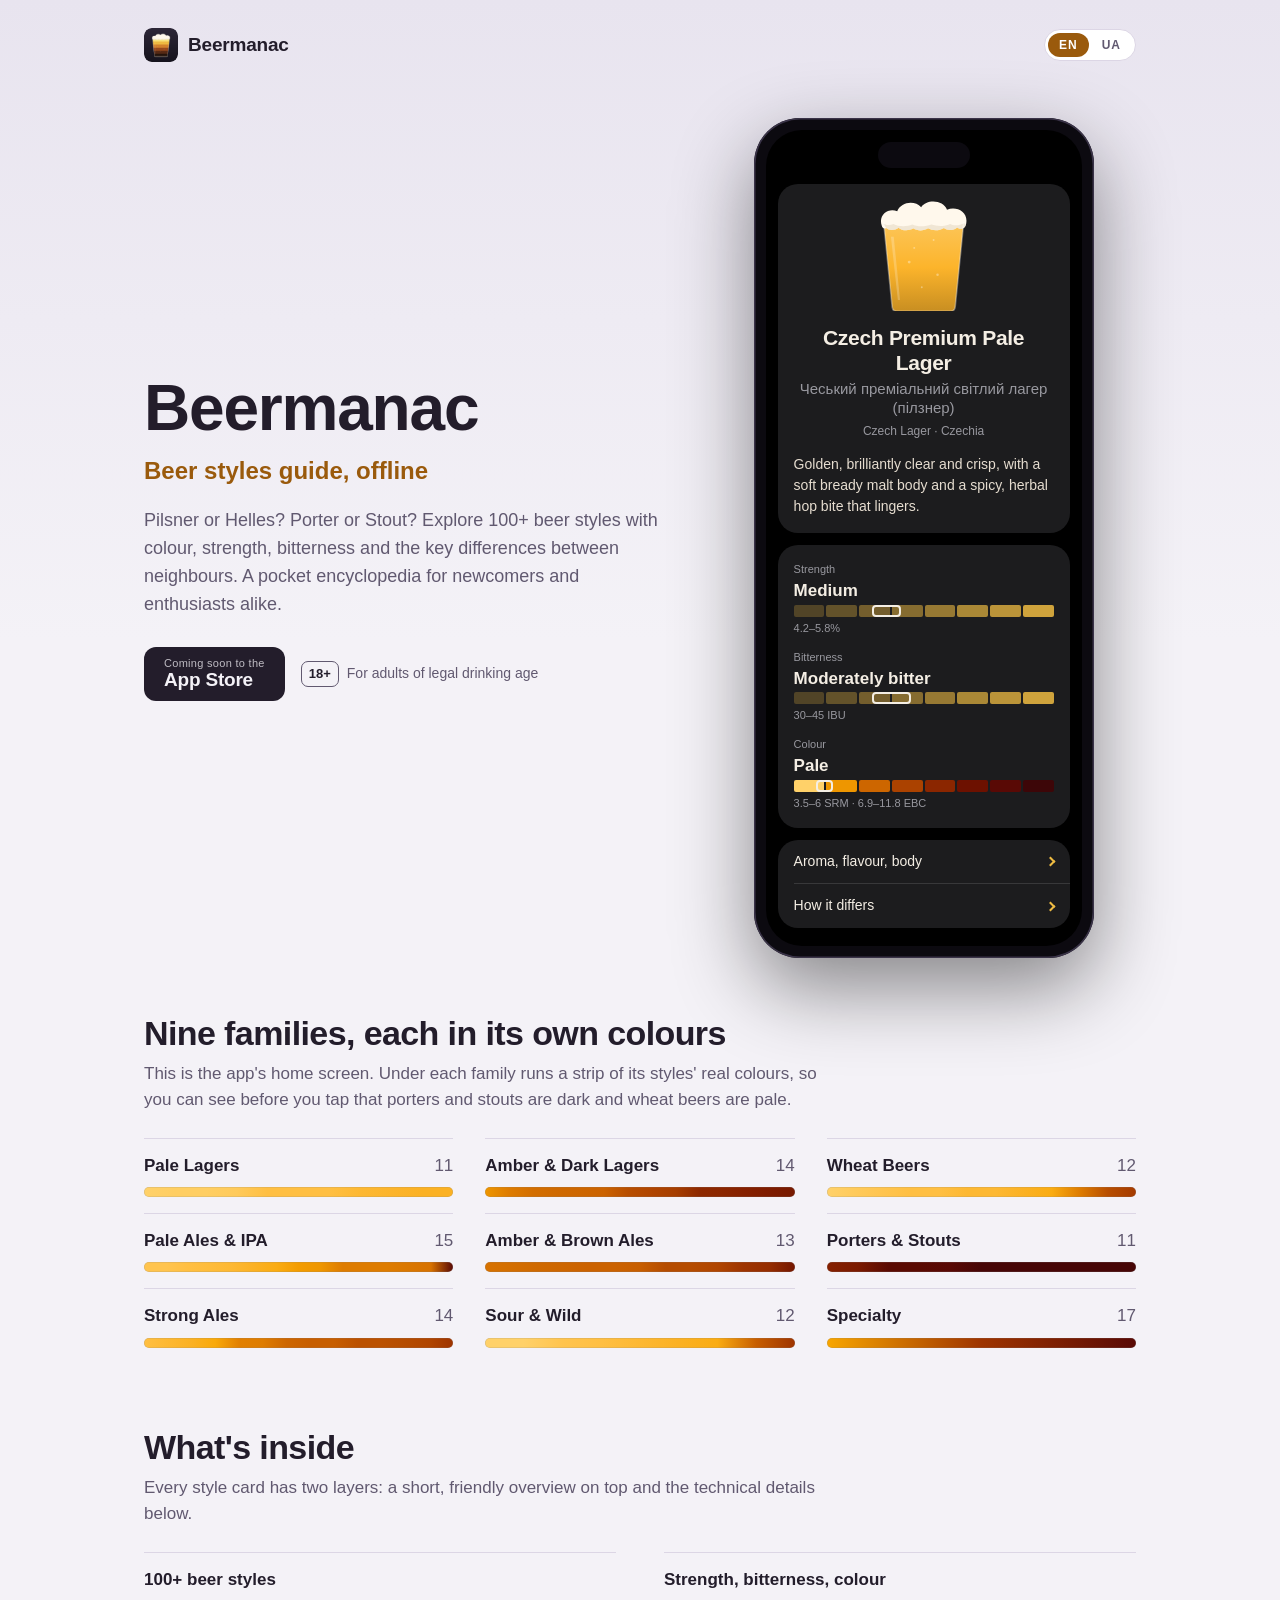
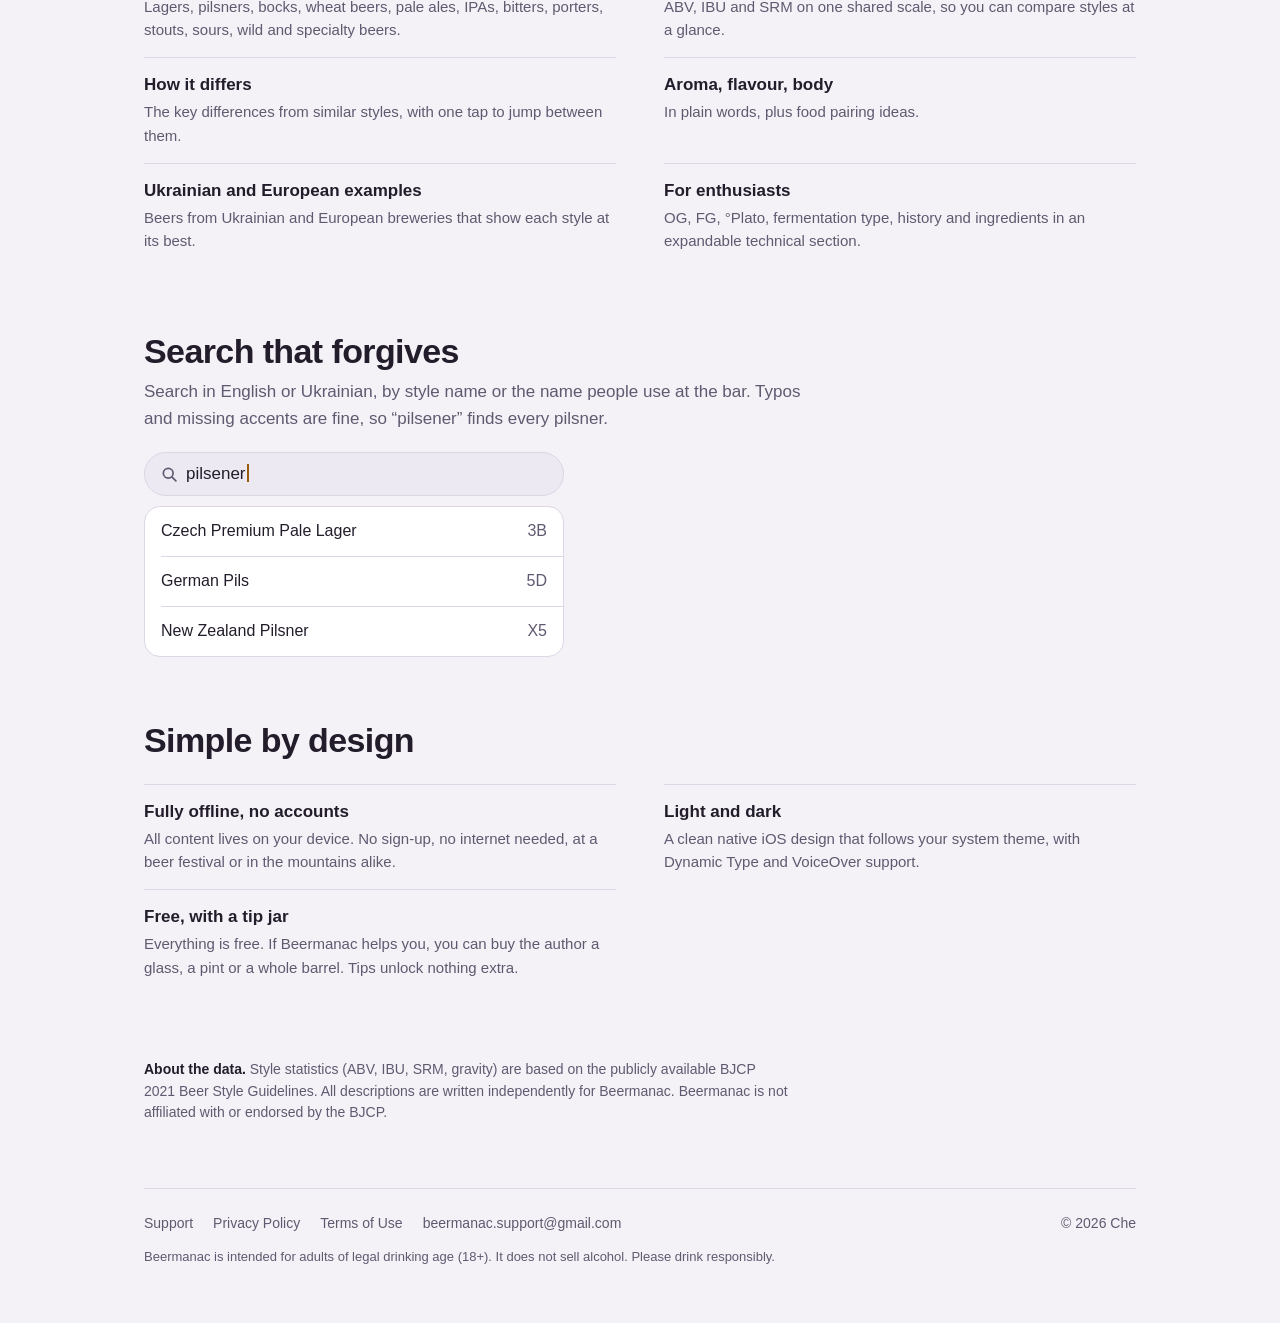
<file: index.html>
<!DOCTYPE html>
<html lang="en">
<head>
  <meta charset="UTF-8">
  <meta name="viewport" content="width=device-width, initial-scale=1.0">
  <title>Beermanac — Beer Styles Guide for iPhone, Offline</title>
  <meta name="description" content="Beermanac is a pocket encyclopedia of beer styles: 100+ styles with colour, strength, bitterness and the key differences between neighbours. Free, offline, no account.">
  <link rel="canonical" href="https://chevit.github.io/Beermanac_web/">
  <link rel="alternate" hreflang="en" href="https://chevit.github.io/Beermanac_web/">
  <link rel="alternate" hreflang="uk" href="https://chevit.github.io/Beermanac_web/uk/">
  <link rel="alternate" hreflang="x-default" href="https://chevit.github.io/Beermanac_web/">
  <!-- After release: <meta name="apple-itunes-app" content="app-id=APP_ID"> -->
  <meta name="theme-color" content="#16131D" media="(prefers-color-scheme: dark)">
  <meta name="theme-color" content="#F4F2F7" media="(prefers-color-scheme: light)">
  <link rel="icon" href="favicon.ico" sizes="any">
  <link rel="icon" type="image/png" href="assets/favicon-64.png">
  <link rel="apple-touch-icon" href="assets/apple-touch-icon.png">
  <link rel="manifest" href="manifest.webmanifest">
  <meta property="og:type" content="website">
  <meta property="og:title" content="Beermanac — Beer Styles Guide, Offline">
  <meta property="og:description" content="100+ beer styles with colour, strength, bitterness and the key differences between neighbours. Free, offline, no account.">
  <meta property="og:url" content="https://chevit.github.io/Beermanac_web/">
  <meta property="og:site_name" content="Beermanac">
  <meta property="og:locale" content="en_US">
  <meta property="og:locale:alternate" content="uk_UA">
  <meta property="og:image" content="https://chevit.github.io/Beermanac_web/assets/og-image.png">
  <meta property="og:image:width" content="1200">
  <meta property="og:image:height" content="630">
  <meta property="og:image:alt" content="A pint glass poured in stripes from straw to black, the Beermanac icon">
  <meta name="twitter:card" content="summary_large_image">
  <link rel="stylesheet" href="css/styles.css">
  <script type="application/ld+json">
{
  "@context": "https://schema.org",
  "@graph": [
    { "@type": "WebSite", "name": "Beermanac", "url": "https://chevit.github.io/Beermanac_web/", "inLanguage": "en" },
    {
      "@type": "MobileApplication",
      "name": "Beermanac",
      "alternateName": "Пивогляд",
      "operatingSystem": "iOS",
      "applicationCategory": "ReferenceApplication",
      "contentRating": "18+",
      "offers": { "@type": "Offer", "price": "0", "priceCurrency": "USD" }
    }
  ]
}
  </script>
</head>
<body data-page-locale="en">
  <div class="page">

    <header class="site-header">
      <a class="brand" href="./"><img src="assets/icon-192.png" alt="" width="34" height="34"><span>Beermanac</span></a>
      <nav class="locale-toggle" aria-label="Language">
        <a class="locale-btn active" data-locale="en" href="./" aria-current="page" hreflang="en">EN</a>
        <a class="locale-btn" data-locale="uk" href="uk/" hreflang="uk" lang="uk">UA</a>
      </nav>
    </header>

    <main>
      <section class="hero">
        <div>
          <h1>Beermanac</h1>
          <p class="tagline">Beer styles guide, offline</p>
          <p class="lead">Pilsner or Helles? Porter or Stout? Explore 100+ beer styles with colour, strength, bitterness and the key differences between neighbours. A pocket encyclopedia for newcomers and enthusiasts alike.</p>
          <div class="cta">
            <!-- After release, replace with the official App Store badge linking to the app. -->
            <span class="store-soon" role="note"><small>Coming soon to the</small><strong>App Store</strong></span>
            <span class="age-chip"><b>18+</b> For adults of legal drinking age</span>
          </div>
        </div>

        <div class="phone" aria-label="Example style card from the app" role="img">
          <div class="screen" aria-hidden="true">
            <div class="island"></div>
            <div class="grp"><div class="card-head">
              <svg class="style-glass" viewBox="222 166 584 706" focusable="false">
              <defs>
                <clipPath id="glass-clip"><path d="M258 306 L766 306 L712 846 Q709 872 682 872 L342 872 Q315 872 312 846 Z"/></clipPath>
                <linearGradient id="beer-fill" x1="0" y1="0" x2="0" y2="1"><stop offset="0" stop-color="#FCC65A"/><stop offset=".5" stop-color="#FCB42B"/><stop offset="1" stop-color="#C58C21"/></linearGradient>
              </defs>
              <g clip-path="url(#glass-clip)">
                <rect x="200" y="300" width="624" height="590" fill="url(#beer-fill)"/>
                <g fill="#fff" fill-opacity=".35"><circle cx="420" cy="560" r="9"/><circle cx="452" cy="470" r="6"/><circle cx="600" cy="640" r="8"/><circle cx="575" cy="420" r="6"/><circle cx="500" cy="720" r="6"/></g>
              </g>
              <path d="M304 400 L322 400 L362 800 L348 800 Z" fill="#fff" fill-opacity=".22"/>
              <path d="M246 330 C222 262 286 214 344 238 C368 176 456 166 496 212 C532 158 638 166 660 228 C724 202 806 246 778 330 C770 352 740 352 724 340 C700 362 660 360 640 344 C610 364 566 362 540 346 C506 366 470 362 446 346 C414 366 372 360 352 342 C330 360 290 360 274 344 C262 352 250 346 246 330 Z" fill="#FFF8EC"/>
              <path d="M274 344 C290 360 330 360 352 342 C372 360 414 366 446 346 C470 362 506 366 540 346 C566 362 610 364 640 344 C660 360 700 362 724 340 C740 352 770 352 778 330 L770 312 C740 330 700 330 680 318 C640 336 600 334 560 322 C520 338 470 336 440 322 C400 338 350 334 320 318 C296 330 270 326 252 314 Z" fill="#EADFCB" fill-opacity=".7"/>
              <path d="M258 306 L312 846 Q315 872 342 872 L682 872 Q709 872 712 846 L766 306" fill="none" stroke="#fff" stroke-opacity=".35" stroke-width="10" stroke-linejoin="round"/>
            </svg>
              <h2>Czech Premium Pale Lager</h2>
              <div class="alt">Чеський преміальний світлий лагер (пілзнер)</div>
              <div class="crumb">Czech Lager · Czechia</div>
            </div>
            <p class="overview">Golden, brilliantly clear and crisp, with a soft bready malt body and a spicy, herbal hop bite that lingers.</p></div>
            <div class="grp scales">
              <div class="scale scale--abv"><span class="scale-title">Strength</span><span class="scale-zone">Medium</span><span class="seg"><i></i><i></i><i></i><i></i><i></i><i></i><i></i><i></i><b style="left:30%;width:11.4%"></b></span><span class="scale-nums">4.2–5.8%</span></div>
              <div class="scale scale--ibu"><span class="scale-title">Bitterness</span><span class="scale-zone">Moderately bitter</span><span class="seg"><i></i><i></i><i></i><i></i><i></i><i></i><i></i><i></i><b style="left:30%;width:15%"></b></span><span class="scale-nums">30–45 IBU</span></div>
              <div class="scale scale--srm"><span class="scale-title">Colour</span><span class="scale-zone">Pale</span><span class="seg"><i></i><i></i><i></i><i></i><i></i><i></i><i></i><i></i><b style="left:8.75%;width:6.25%"></b></span><span class="scale-nums">3.5–6 SRM · 6.9–11.8 EBC</span></div>
            </div>
            <div class="grp rows"><span>Aroma, flavour, body</span><span>How it differs</span></div>
          </div>
        </div>
      </section>

      <section class="families">
        <h2>Nine families, each in its own colours</h2>
        <p class="section-lead">This is the app's home screen. Under each family runs a strip of its styles' real colours, so you can see before you tap that porters and stouts are dark and wheat beers are pale.</p>
        <ul class="family-list" aria-label="Style families as listed in the app, each with a strip of its styles' colours">
          <li><span class="family-name">Pale Lagers</span><span class="family-count">11</span><span class="strip" style="background:linear-gradient(90deg, #FFD169, #FFCE62, #FFCE62, #FFCA5A, #FFBF42, #FFBF42, #FFBF42, #FDB832, #FCB42B, #FBB123, #FBB123)"></span></li>
          <li><span class="family-name">Amber &amp; Dark Lagers</span><span class="family-count">14</span><span class="strip" style="background:linear-gradient(90deg, #EE9600, #DE7C00, #D36E00, #CF6900, #CD6600, #CB6200, #B84E00, #B04500, #A63E00, #8E2900, #8B2600, #852000, #7E1C00, #771900)"></span></li>
          <li><span class="family-name">Wheat Beers</span><span class="family-count">12</span><span class="strip" style="background:linear-gradient(90deg, #FFD169, #FFCA5A, #FFC44E, #FFBF42, #FFBF42, #FDB832, #FDB832, #FBB123, #FAAC12, #DE7C00, #B84E00, #A43A00)"></span></li>
          <li><span class="family-name">Pale Ales &amp; IPA</span><span class="family-count">15</span><span class="strip" style="background:linear-gradient(90deg, #FFC44E, #FFC44E, #FFBF42, #FEBC3A, #FDB832, #FBB123, #FAAC12, #F39C00, #EE9600, #DE7C00, #DE7C00, #DE7C00, #DA7700, #D77200, #590905)"></span></li>
          <li><span class="family-name">Amber &amp; Brown Ales</span><span class="family-count">13</span><span class="strip" style="background:linear-gradient(90deg, #D77200, #D36E00, #CF6900, #CD6600, #CB6200, #CB6200, #C75E00, #B54C00, #B54C00, #B04500, #9E3400, #952D00, #741600)"></span></li>
          <li><span class="family-name">Porters &amp; Stouts</span><span class="family-count">11</span><span class="strip" style="background:linear-gradient(90deg, #852000, #7B1A00, #5A0A02, #5A0A02, #590905, #470606, #470606, #470606, #470606, #470606, #470606)"></span></li>
          <li><span class="family-name">Strong Ales</span><span class="family-count">14</span><span class="strip" style="background:linear-gradient(90deg, #FFBF42, #FDB832, #FBB123, #F9A909, #E28000, #DE7C00, #CD6600, #C75E00, #C75E00, #BB5100, #BB5100, #B54C00, #B04500, #9E3400)"></span></li>
          <li><span class="family-name">Sour &amp; Wild</span><span class="family-count">12</span><span class="strip" style="background:linear-gradient(90deg, #FFD169, #FFD169, #FFC44E, #FFBF42, #FDB832, #FBB123, #FAAC12, #C75E00, #9E3400)"></span></li>
          <li><span class="family-name">Specialty</span><span class="family-count">17</span><span class="strip" style="background:linear-gradient(90deg, #F8A600, #9E3400, #590905)"></span></li>
        </ul>
      </section>

      <section class="section">
        <h2>What's inside</h2>
        <p class="section-lead">Every style card has two layers: a short, friendly overview on top and the technical details below.</p>
        <dl class="facts">
          <div><dt>100+ beer styles</dt><dd>Lagers, pilsners, bocks, wheat beers, pale ales, IPAs, bitters, porters, stouts, sours, wild and specialty beers.</dd></div>
          <div><dt>Strength, bitterness, colour</dt><dd>ABV, IBU and SRM on one shared scale, so you can compare styles at a glance.</dd></div>
          <div><dt>How it differs</dt><dd>The key differences from similar styles, with one tap to jump between them.</dd></div>
          <div><dt>Aroma, flavour, body</dt><dd>In plain words, plus food pairing ideas.</dd></div>
          <div><dt>Ukrainian and European examples</dt><dd>Beers from Ukrainian and European breweries that show each style at its best.</dd></div>
          <div><dt>For enthusiasts</dt><dd>OG, FG, °Plato, fermentation type, history and ingredients in an expandable technical section.</dd></div>
        </dl>
      </section>

      <section class="section">
        <h2>Search that forgives</h2>
        <p class="section-lead">Search in English or Ukrainian, by style name or the name people use at the bar. Typos and missing accents are fine, so “pilsener” finds every pilsner.</p>
        <div class="search-demo" role="img" aria-label="Search field with the query “pilsener” and three results"><div class="search-field" aria-hidden="true"><svg viewBox="0 0 20 20" aria-hidden="true"><circle cx="8.5" cy="8.5" r="5.75" fill="none" stroke="currentColor" stroke-width="2"/><path d="M13 13l4.5 4.5" stroke="currentColor" stroke-width="2" stroke-linecap="round"/></svg><span>pilsener</span></div><ul class="results" aria-hidden="true"><li><span>Czech Premium Pale Lager</span><span class="code">3B</span></li><li><span>German Pils</span><span class="code">5D</span></li><li><span>New Zealand Pilsner</span><span class="code">X5</span></li></ul></div>
      </section>

      <section class="section">
        <h2>Simple by design</h2>
        <dl class="facts">
          <div><dt>Fully offline, no accounts</dt><dd>All content lives on your device. No sign-up, no internet needed, at a beer festival or in the mountains alike.</dd></div>
          <div><dt>Light and dark</dt><dd>A clean native iOS design that follows your system theme, with Dynamic Type and VoiceOver support.</dd></div>
          <div><dt>Free, with a tip jar</dt><dd>Everything is free. If Beermanac helps you, you can buy the author a glass, a pint or a whole barrel. Tips unlock nothing extra.</dd></div>
        </dl>
      </section>

      <p class="data-note"><strong>About the data.</strong> Style statistics (ABV, IBU, SRM, gravity) are based on the publicly available BJCP 2021 Beer Style Guidelines. All descriptions are written independently for Beermanac. Beermanac is not affiliated with or endorsed by the BJCP.</p>
    </main>

    <footer class="site-footer">
      <nav class="footer-nav" aria-label="Footer">
        <a href="support.html?locale=en">Support</a>
        <a href="privacy-policy.html?locale=en">Privacy Policy</a>
        <a href="terms-of-use.html?locale=en">Terms of Use</a>
        <a href="mailto:beermanac.support@gmail.com">beermanac.support@gmail.com</a>
      </nav>
      <span>© 2026 Che</span>
      <p class="responsibly">Beermanac is intended for adults of legal drinking age (18+). It does not sell alcohol. Please drink responsibly.</p>
    </footer>

  </div>
  <script src="js/page-locale.js" defer></script>
</body>
</html>
</file>
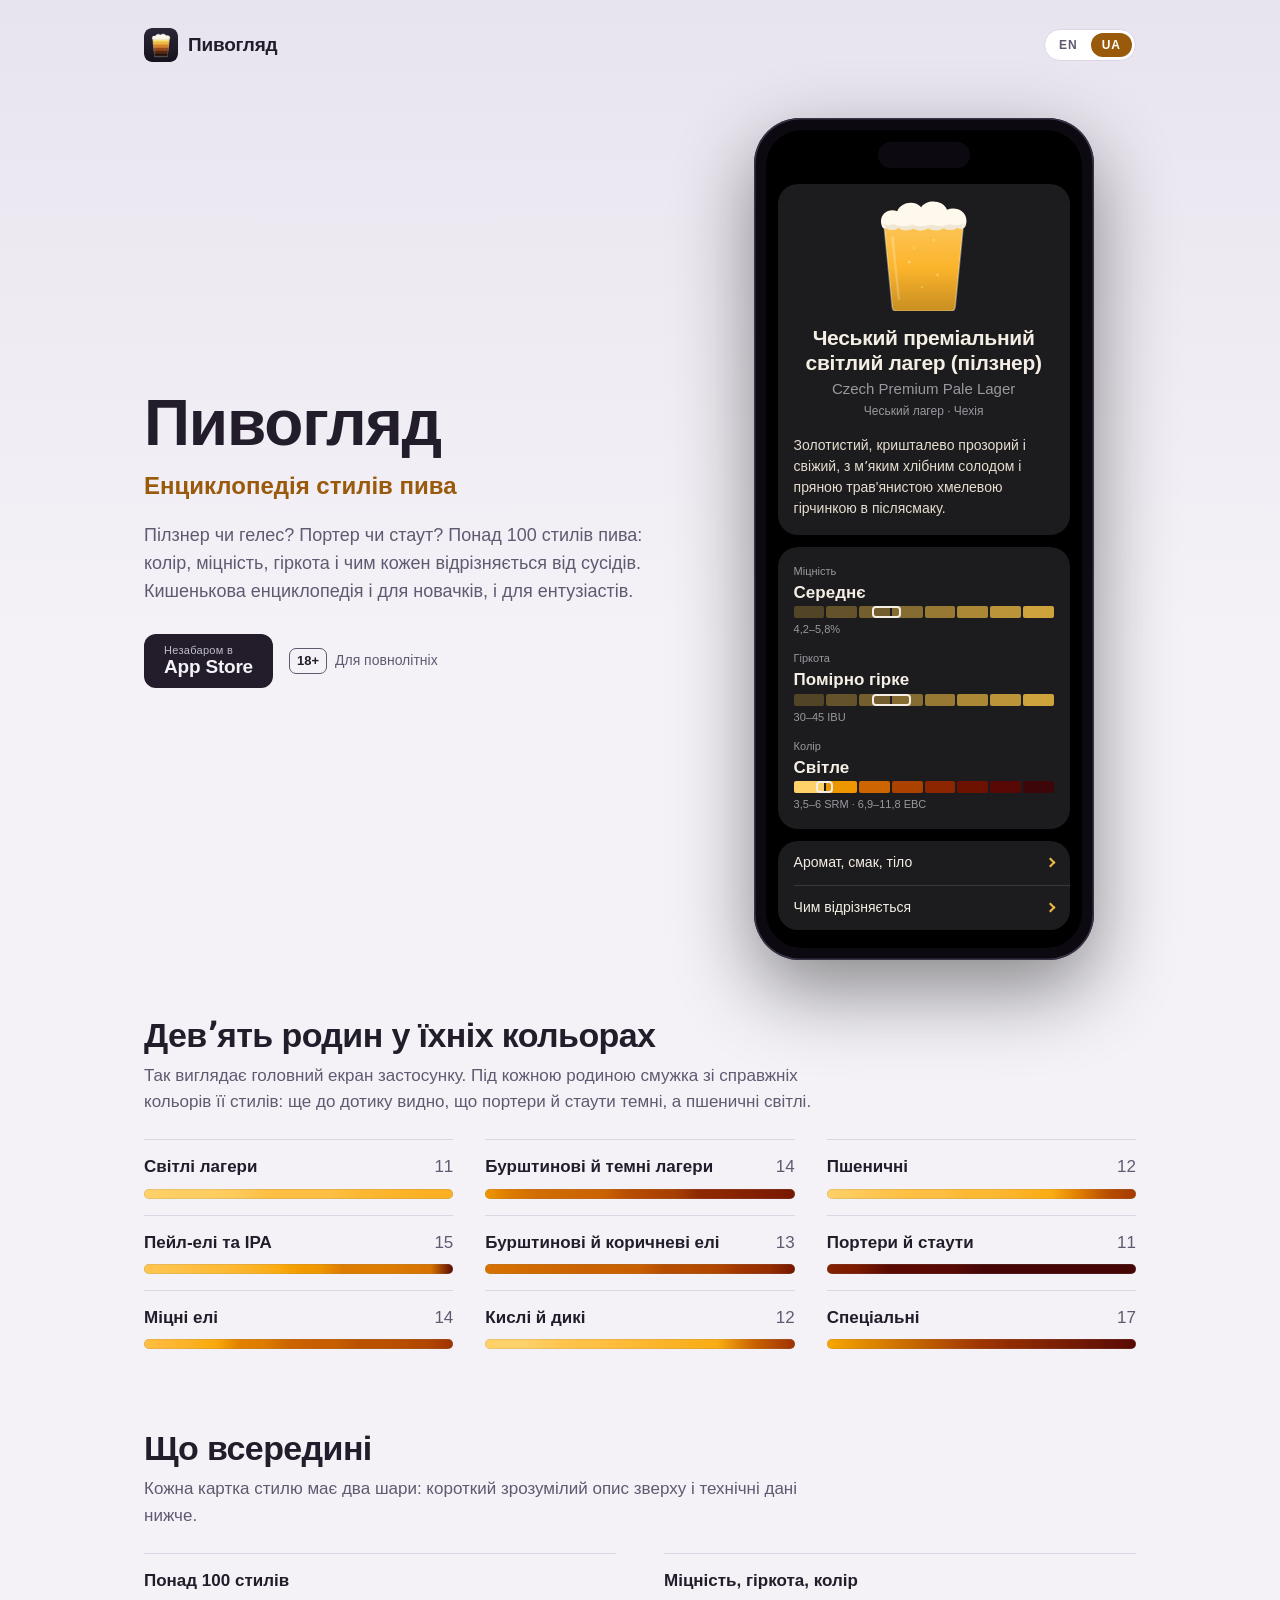
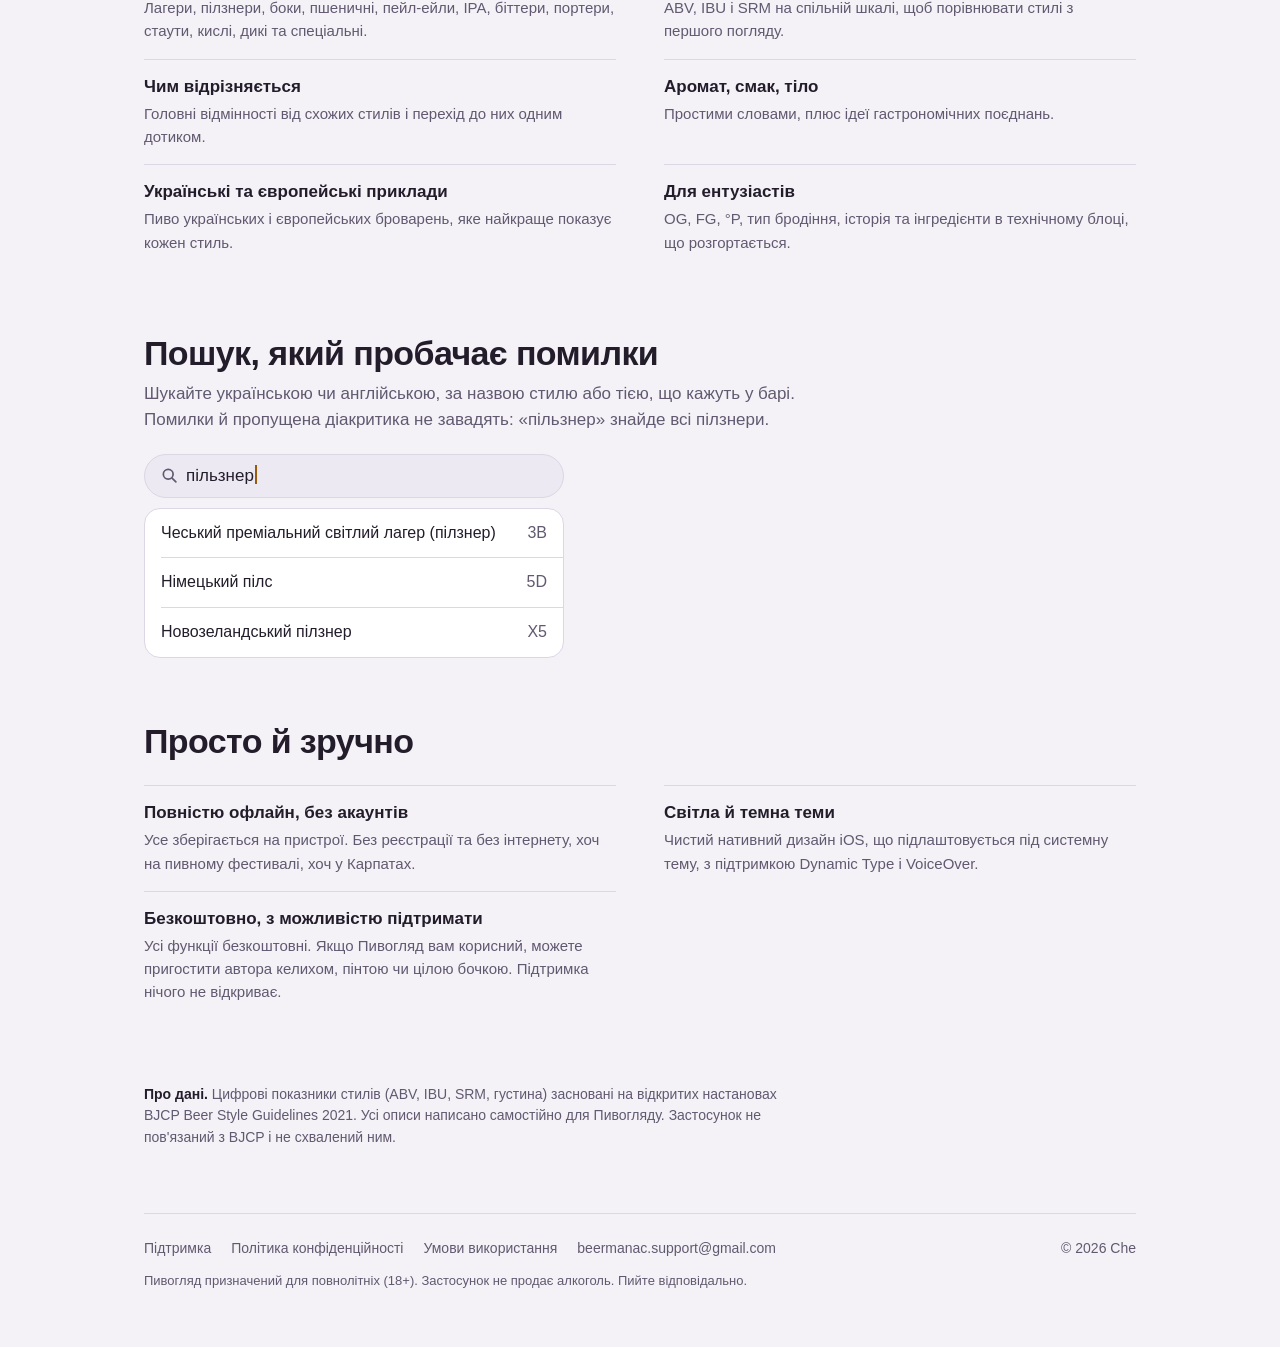
<file: uk/index.html>
<!DOCTYPE html>
<html lang="uk">
<head>
  <meta charset="UTF-8">
  <meta name="viewport" content="width=device-width, initial-scale=1.0">
  <title>Пивогляд — енциклопедія стилів пива для iPhone, офлайн</title>
  <meta name="description" content="Пивогляд — кишенькова енциклопедія пивних стилів: понад 100 стилів, колір, міцність, гіркота і чим кожен відрізняється від сусідів. Безкоштовно, офлайн, без акаунта.">
  <link rel="canonical" href="https://chevit.github.io/Beermanac_web/uk/">
  <link rel="alternate" hreflang="en" href="https://chevit.github.io/Beermanac_web/">
  <link rel="alternate" hreflang="uk" href="https://chevit.github.io/Beermanac_web/uk/">
  <link rel="alternate" hreflang="x-default" href="https://chevit.github.io/Beermanac_web/">
  <!-- Після релізу: <meta name="apple-itunes-app" content="app-id=APP_ID"> -->
  <meta name="theme-color" content="#16131D" media="(prefers-color-scheme: dark)">
  <meta name="theme-color" content="#F4F2F7" media="(prefers-color-scheme: light)">
  <link rel="icon" href="../favicon.ico" sizes="any">
  <link rel="icon" type="image/png" href="../assets/favicon-64.png">
  <link rel="apple-touch-icon" href="../assets/apple-touch-icon.png">
  <link rel="manifest" href="../manifest.webmanifest">
  <meta property="og:type" content="website">
  <meta property="og:title" content="Пивогляд — енциклопедія стилів пива, офлайн">
  <meta property="og:description" content="Понад 100 стилів пива: колір, міцність, гіркота і чим кожен відрізняється від сусідів. Безкоштовно, офлайн, без акаунта.">
  <meta property="og:url" content="https://chevit.github.io/Beermanac_web/uk/">
  <meta property="og:site_name" content="Пивогляд">
  <meta property="og:locale" content="uk_UA">
  <meta property="og:locale:alternate" content="en_US">
  <meta property="og:image" content="https://chevit.github.io/Beermanac_web/assets/og-image.png">
  <meta property="og:image:width" content="1200">
  <meta property="og:image:height" content="630">
  <meta property="og:image:alt" content="Пінта, налита смугами від соломʼяного до чорного, іконка Пивогляду">
  <meta name="twitter:card" content="summary_large_image">
  <link rel="stylesheet" href="../css/styles.css">
  <script type="application/ld+json">
{
  "@context": "https://schema.org",
  "@graph": [
    { "@type": "WebSite", "name": "Пивогляд", "url": "https://chevit.github.io/Beermanac_web/uk/", "inLanguage": "uk" },
    {
      "@type": "MobileApplication",
      "name": "Пивогляд",
      "alternateName": "Beermanac",
      "operatingSystem": "iOS",
      "applicationCategory": "ReferenceApplication",
      "contentRating": "18+",
      "offers": { "@type": "Offer", "price": "0", "priceCurrency": "USD" }
    }
  ]
}
  </script>
</head>
<body data-page-locale="uk">
  <div class="page">

    <header class="site-header">
      <a class="brand" href="./"><img src="../assets/icon-192.png" alt="" width="34" height="34"><span>Пивогляд</span></a>
      <nav class="locale-toggle" aria-label="Мова">
        <a class="locale-btn" data-locale="en" href="../" hreflang="en" lang="en">EN</a>
        <a class="locale-btn active" data-locale="uk" href="./" aria-current="page" hreflang="uk">UA</a>
      </nav>
    </header>

    <main>
      <section class="hero">
        <div>
          <h1>Пивогляд</h1>
          <p class="tagline">Енциклопедія стилів пива</p>
          <p class="lead">Пілзнер чи гелес? Портер чи стаут? Понад 100 стилів пива: колір, міцність, гіркота і чим кожен відрізняється від сусідів. Кишенькова енциклопедія і для новачків, і для ентузіастів.</p>
          <div class="cta">
            <!-- Після релізу замінити на офіційний бейдж App Store з посиланням на застосунок. -->
            <span class="store-soon" role="note"><small>Незабаром в</small><strong>App Store</strong></span>
            <span class="age-chip"><b>18+</b> Для повнолітніх</span>
          </div>
        </div>

        <div class="phone" aria-label="Приклад картки стилю в застосунку" role="img">
          <div class="screen" aria-hidden="true">
            <div class="island"></div>
            <div class="grp"><div class="card-head">
              <svg class="style-glass" viewBox="222 166 584 706" focusable="false">
              <defs>
                <clipPath id="glass-clip"><path d="M258 306 L766 306 L712 846 Q709 872 682 872 L342 872 Q315 872 312 846 Z"/></clipPath>
                <linearGradient id="beer-fill" x1="0" y1="0" x2="0" y2="1"><stop offset="0" stop-color="#FCC65A"/><stop offset=".5" stop-color="#FCB42B"/><stop offset="1" stop-color="#C58C21"/></linearGradient>
              </defs>
              <g clip-path="url(#glass-clip)">
                <rect x="200" y="300" width="624" height="590" fill="url(#beer-fill)"/>
                <g fill="#fff" fill-opacity=".35"><circle cx="420" cy="560" r="9"/><circle cx="452" cy="470" r="6"/><circle cx="600" cy="640" r="8"/><circle cx="575" cy="420" r="6"/><circle cx="500" cy="720" r="6"/></g>
              </g>
              <path d="M304 400 L322 400 L362 800 L348 800 Z" fill="#fff" fill-opacity=".22"/>
              <path d="M246 330 C222 262 286 214 344 238 C368 176 456 166 496 212 C532 158 638 166 660 228 C724 202 806 246 778 330 C770 352 740 352 724 340 C700 362 660 360 640 344 C610 364 566 362 540 346 C506 366 470 362 446 346 C414 366 372 360 352 342 C330 360 290 360 274 344 C262 352 250 346 246 330 Z" fill="#FFF8EC"/>
              <path d="M274 344 C290 360 330 360 352 342 C372 360 414 366 446 346 C470 362 506 366 540 346 C566 362 610 364 640 344 C660 360 700 362 724 340 C740 352 770 352 778 330 L770 312 C740 330 700 330 680 318 C640 336 600 334 560 322 C520 338 470 336 440 322 C400 338 350 334 320 318 C296 330 270 326 252 314 Z" fill="#EADFCB" fill-opacity=".7"/>
              <path d="M258 306 L312 846 Q315 872 342 872 L682 872 Q709 872 712 846 L766 306" fill="none" stroke="#fff" stroke-opacity=".35" stroke-width="10" stroke-linejoin="round"/>
            </svg>
              <h2>Чеський преміальний світлий лагер (пілзнер)</h2>
              <div class="alt">Czech Premium Pale Lager</div>
              <div class="crumb">Чеський лагер · Чехія</div>
            </div>
            <p class="overview">Золотистий, кришталево прозорий і свіжий, з мʼяким хлібним солодом і пряною трав'янистою хмелевою гірчинкою в післясмаку.</p></div>
            <div class="grp scales">
              <div class="scale scale--abv"><span class="scale-title">Міцність</span><span class="scale-zone">Середнє</span><span class="seg"><i></i><i></i><i></i><i></i><i></i><i></i><i></i><i></i><b style="left:30%;width:11.4%"></b></span><span class="scale-nums">4,2–5,8%</span></div>
              <div class="scale scale--ibu"><span class="scale-title">Гіркота</span><span class="scale-zone">Помірно гірке</span><span class="seg"><i></i><i></i><i></i><i></i><i></i><i></i><i></i><i></i><b style="left:30%;width:15%"></b></span><span class="scale-nums">30–45 IBU</span></div>
              <div class="scale scale--srm"><span class="scale-title">Колір</span><span class="scale-zone">Світле</span><span class="seg"><i></i><i></i><i></i><i></i><i></i><i></i><i></i><i></i><b style="left:8.75%;width:6.25%"></b></span><span class="scale-nums">3,5–6 SRM · 6,9–11,8 EBC</span></div>
            </div>
            <div class="grp rows"><span>Аромат, смак, тіло</span><span>Чим відрізняється</span></div>
          </div>
        </div>
      </section>

      <section class="families">
        <h2>Девʼять родин у їхніх кольорах</h2>
        <p class="section-lead">Так виглядає головний екран застосунку. Під кожною родиною смужка зі справжніх кольорів її стилів: ще до дотику видно, що портери й стаути темні, а пшеничні світлі.</p>
        <ul class="family-list" aria-label="Родини стилів, як у застосунку, кожна зі смужкою кольорів своїх стилів">
          <li><span class="family-name">Світлі лагери</span><span class="family-count">11</span><span class="strip" style="background:linear-gradient(90deg, #FFD169, #FFCE62, #FFCE62, #FFCA5A, #FFBF42, #FFBF42, #FFBF42, #FDB832, #FCB42B, #FBB123, #FBB123)"></span></li>
          <li><span class="family-name">Бурштинові й темні лагери</span><span class="family-count">14</span><span class="strip" style="background:linear-gradient(90deg, #EE9600, #DE7C00, #D36E00, #CF6900, #CD6600, #CB6200, #B84E00, #B04500, #A63E00, #8E2900, #8B2600, #852000, #7E1C00, #771900)"></span></li>
          <li><span class="family-name">Пшеничні</span><span class="family-count">12</span><span class="strip" style="background:linear-gradient(90deg, #FFD169, #FFCA5A, #FFC44E, #FFBF42, #FFBF42, #FDB832, #FDB832, #FBB123, #FAAC12, #DE7C00, #B84E00, #A43A00)"></span></li>
          <li><span class="family-name">Пейл-елі та IPA</span><span class="family-count">15</span><span class="strip" style="background:linear-gradient(90deg, #FFC44E, #FFC44E, #FFBF42, #FEBC3A, #FDB832, #FBB123, #FAAC12, #F39C00, #EE9600, #DE7C00, #DE7C00, #DE7C00, #DA7700, #D77200, #590905)"></span></li>
          <li><span class="family-name">Бурштинові й коричневі елі</span><span class="family-count">13</span><span class="strip" style="background:linear-gradient(90deg, #D77200, #D36E00, #CF6900, #CD6600, #CB6200, #CB6200, #C75E00, #B54C00, #B54C00, #B04500, #9E3400, #952D00, #741600)"></span></li>
          <li><span class="family-name">Портери й стаути</span><span class="family-count">11</span><span class="strip" style="background:linear-gradient(90deg, #852000, #7B1A00, #5A0A02, #5A0A02, #590905, #470606, #470606, #470606, #470606, #470606, #470606)"></span></li>
          <li><span class="family-name">Міцні елі</span><span class="family-count">14</span><span class="strip" style="background:linear-gradient(90deg, #FFBF42, #FDB832, #FBB123, #F9A909, #E28000, #DE7C00, #CD6600, #C75E00, #C75E00, #BB5100, #BB5100, #B54C00, #B04500, #9E3400)"></span></li>
          <li><span class="family-name">Кислі й дикі</span><span class="family-count">12</span><span class="strip" style="background:linear-gradient(90deg, #FFD169, #FFD169, #FFC44E, #FFBF42, #FDB832, #FBB123, #FAAC12, #C75E00, #9E3400)"></span></li>
          <li><span class="family-name">Спеціальні</span><span class="family-count">17</span><span class="strip" style="background:linear-gradient(90deg, #F8A600, #9E3400, #590905)"></span></li>
        </ul>
      </section>

      <section class="section">
        <h2>Що всередині</h2>
        <p class="section-lead">Кожна картка стилю має два шари: короткий зрозумілий опис зверху і технічні дані нижче.</p>
        <dl class="facts">
          <div><dt>Понад 100 стилів</dt><dd>Лагери, пілзнери, боки, пшеничні, пейл-ейли, IPA, біттери, портери, стаути, кислі, дикі та спеціальні.</dd></div>
          <div><dt>Міцність, гіркота, колір</dt><dd>ABV, IBU і SRM на спільній шкалі, щоб порівнювати стилі з першого погляду.</dd></div>
          <div><dt>Чим відрізняється</dt><dd>Головні відмінності від схожих стилів і перехід до них одним дотиком.</dd></div>
          <div><dt>Аромат, смак, тіло</dt><dd>Простими словами, плюс ідеї гастрономічних поєднань.</dd></div>
          <div><dt>Українські та європейські приклади</dt><dd>Пиво українських і європейських броварень, яке найкраще показує кожен стиль.</dd></div>
          <div><dt>Для ентузіастів</dt><dd>OG, FG, °P, тип бродіння, історія та інгредієнти в технічному блоці, що розгортається.</dd></div>
        </dl>
      </section>

      <section class="section">
        <h2>Пошук, який пробачає помилки</h2>
        <p class="section-lead">Шукайте українською чи англійською, за назвою стилю або тією, що кажуть у барі. Помилки й пропущена діакритика не завадять: «пільзнер» знайде всі пілзнери.</p>
        <div class="search-demo" role="img" aria-label="Поле пошуку із запитом «пільзнер» і трьома результатами"><div class="search-field" aria-hidden="true"><svg viewBox="0 0 20 20" aria-hidden="true"><circle cx="8.5" cy="8.5" r="5.75" fill="none" stroke="currentColor" stroke-width="2"/><path d="M13 13l4.5 4.5" stroke="currentColor" stroke-width="2" stroke-linecap="round"/></svg><span>пільзнер</span></div><ul class="results" aria-hidden="true"><li><span>Чеський преміальний світлий лагер (пілзнер)</span><span class="code">3B</span></li><li><span>Німецький пілс</span><span class="code">5D</span></li><li><span>Новозеландський пілзнер</span><span class="code">X5</span></li></ul></div>
      </section>

      <section class="section">
        <h2>Просто й зручно</h2>
        <dl class="facts">
          <div><dt>Повністю офлайн, без акаунтів</dt><dd>Усе зберігається на пристрої. Без реєстрації та без інтернету, хоч на пивному фестивалі, хоч у Карпатах.</dd></div>
          <div><dt>Світла й темна теми</dt><dd>Чистий нативний дизайн iOS, що підлаштовується під системну тему, з підтримкою Dynamic Type і VoiceOver.</dd></div>
          <div><dt>Безкоштовно, з можливістю підтримати</dt><dd>Усі функції безкоштовні. Якщо Пивогляд вам корисний, можете пригостити автора келихом, пінтою чи цілою бочкою. Підтримка нічого не відкриває.</dd></div>
        </dl>
      </section>

      <p class="data-note"><strong>Про дані.</strong> Цифрові показники стилів (ABV, IBU, SRM, густина) засновані на відкритих настановах BJCP Beer Style Guidelines 2021. Усі описи написано самостійно для Пивогляду. Застосунок не пов'язаний з BJCP і не схвалений ним.</p>
    </main>

    <footer class="site-footer">
      <nav class="footer-nav" aria-label="Нижнє меню">
        <a href="../support.html?locale=uk">Підтримка</a>
        <a href="../privacy-policy.html?locale=uk">Політика конфіденційності</a>
        <a href="../terms-of-use.html?locale=uk">Умови використання</a>
        <a href="mailto:beermanac.support@gmail.com">beermanac.support@gmail.com</a>
      </nav>
      <span>© 2026 Che</span>
      <p class="responsibly">Пивогляд призначений для повнолітніх (18+). Застосунок не продає алкоголь. Пийте відповідально.</p>
    </footer>

  </div>
  <script src="../js/page-locale.js" defer></script>
</body>
</html>
</file>
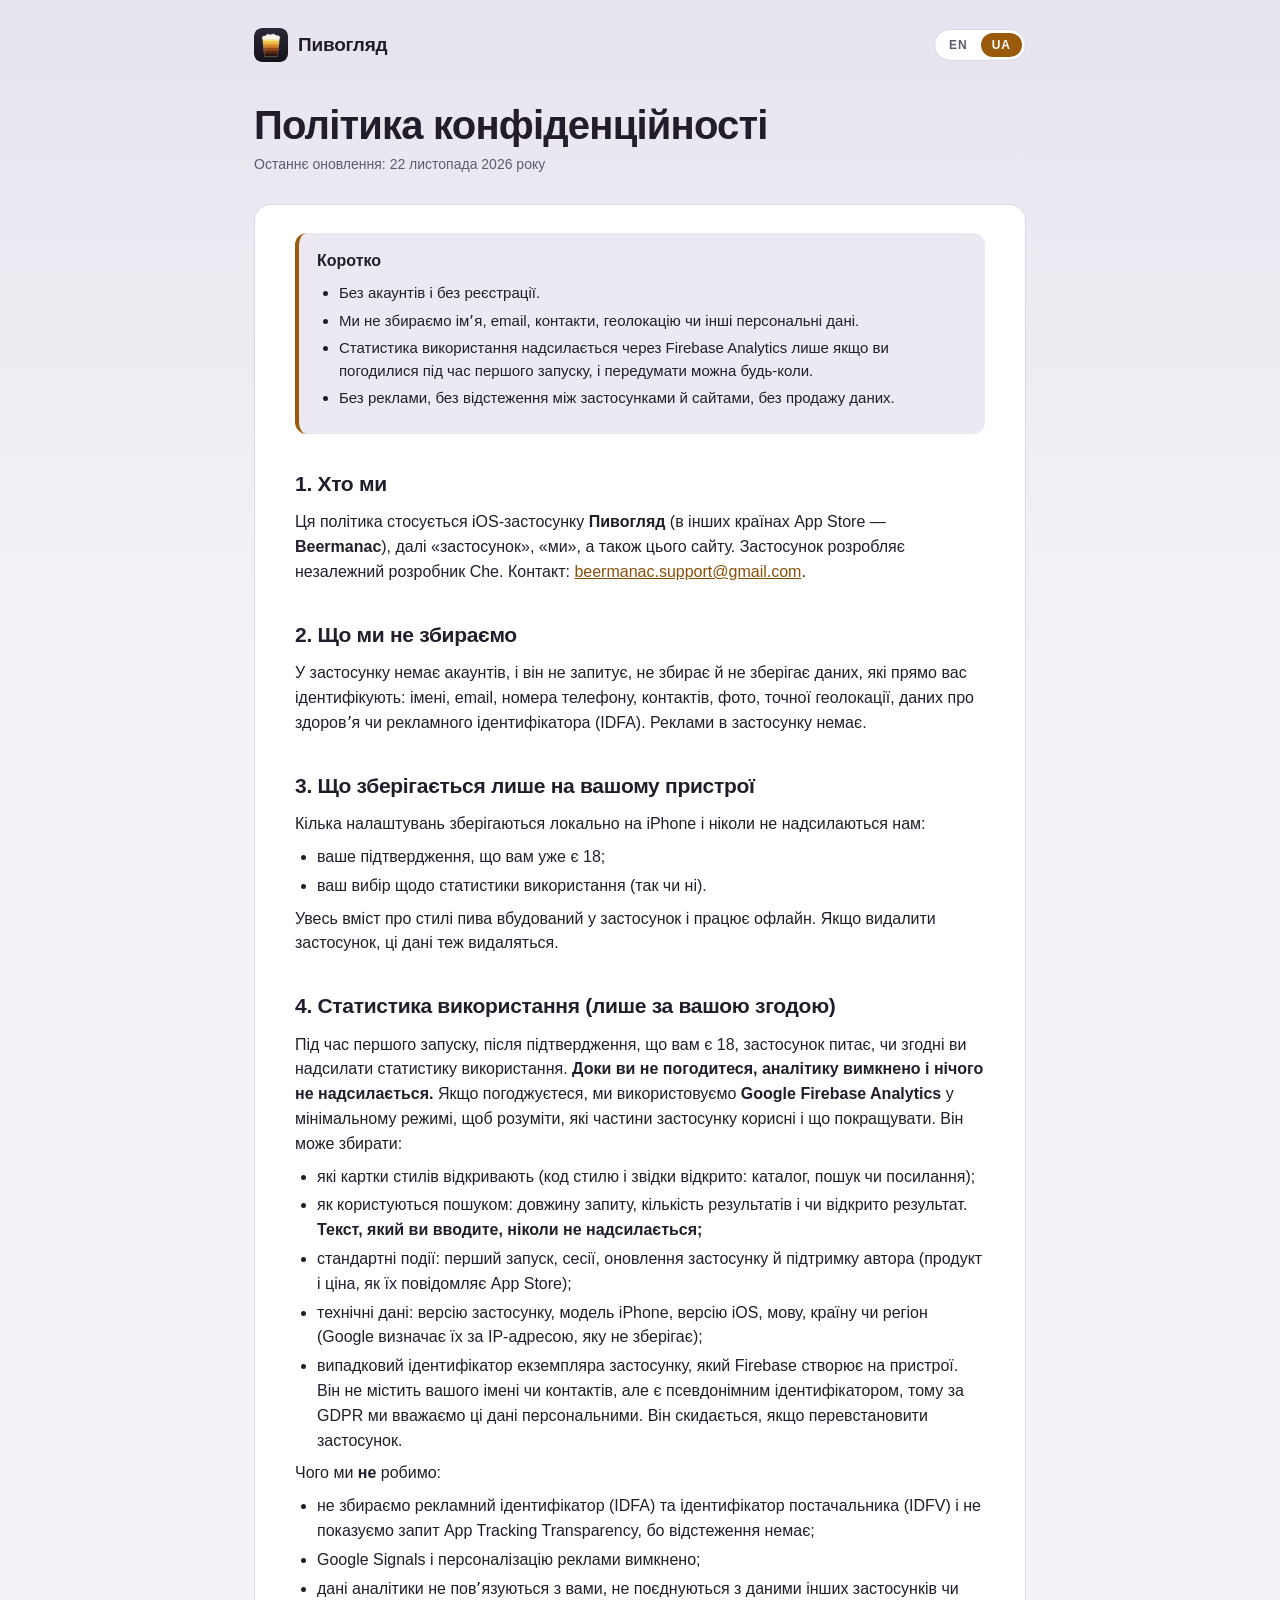
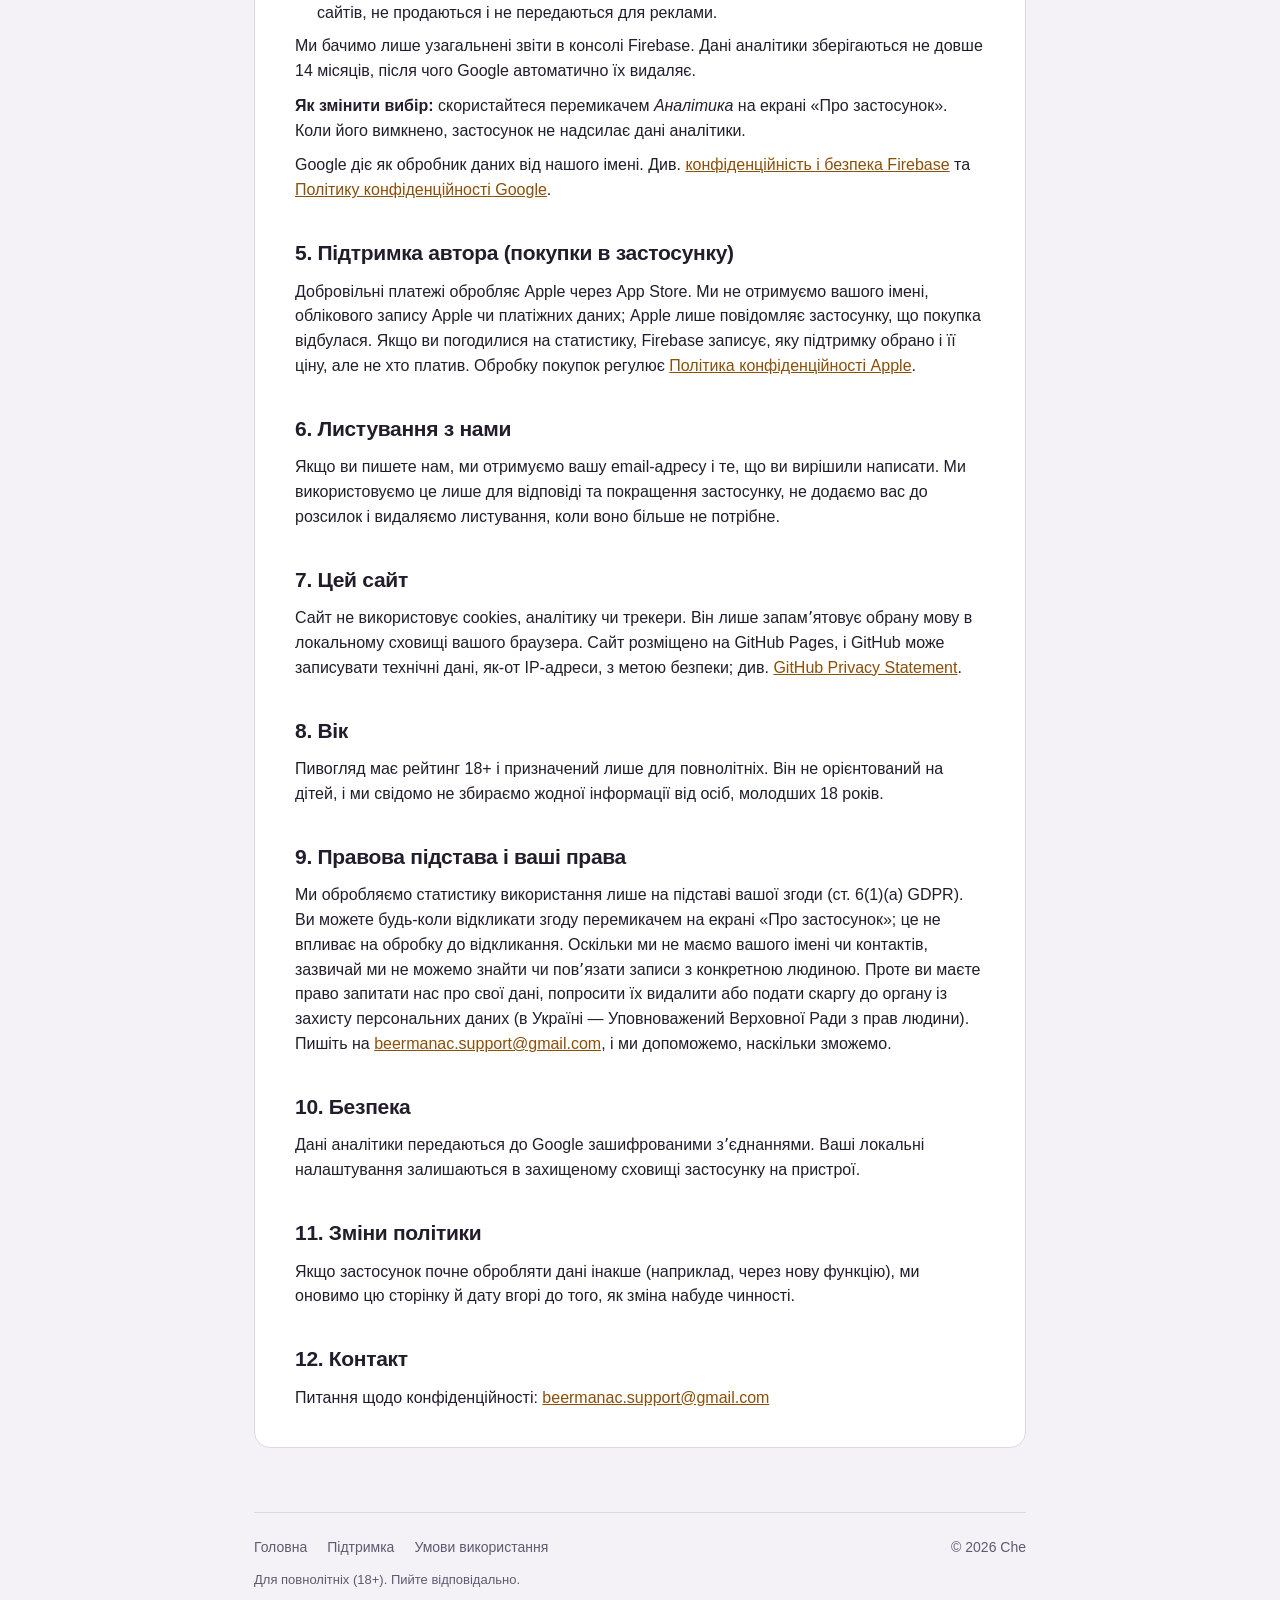
<file: privacy-policy.html>
<!DOCTYPE html>
<html lang="en">
<head>
  <meta charset="UTF-8">
  <meta name="viewport" content="width=device-width, initial-scale=1.0">
  <title>Privacy Policy — Beermanac</title>
  <meta name="title-en" content="Privacy Policy — Beermanac">
  <meta name="title-uk" content="Політика конфіденційності — Пивогляд">
  <meta name="description" content="How Beermanac (Пивогляд) handles data: no accounts, no personal data you enter, usage statistics only with your consent, no tracking or advertising.">
  <link rel="canonical" href="https://chevit.github.io/Beermanac_web/privacy-policy.html">
  <meta name="theme-color" content="#16131D">
  <link rel="icon" href="favicon.ico" sizes="any">
  <link rel="apple-touch-icon" href="assets/apple-touch-icon.png">
  <link rel="stylesheet" href="css/styles.css">
</head>
<body>
  <div class="page page--narrow">

    <header class="site-header">
      <a class="brand" href="./" data-home><img src="assets/icon-192.png" alt="" width="34" height="34"><span data-lang="en">Beermanac</span><span data-lang="uk" hidden>Пивогляд</span></a>
      <div class="locale-toggle" role="group" aria-label="Language / Мова">
        <button class="locale-btn active" data-locale="en" type="button">EN</button>
        <button class="locale-btn" data-locale="uk" type="button">UA</button>
      </div>
    </header>

    <main>
      <!-- ENGLISH -->
      <div data-lang="en">
        <h1 class="subpage-title">Privacy Policy</h1>
        <p class="subpage-meta">Last updated: November 22, 2026</p>

        <div class="content-card">
          <div class="tldr">
            <p><strong>In short</strong></p>
            <ul>
              <li>No accounts and no sign-up.</li>
              <li>We do not collect your name, email, contacts, location or any other personal information.</li>
              <li>Usage statistics are sent through Firebase Analytics only if you agree on first launch, and you can change your mind at any time.</li>
              <li>No advertising, no tracking across apps or websites, no data selling.</li>
            </ul>
          </div>

          <h2>1. Who we are</h2>
          <p>This policy covers the iOS app <strong>Beermanac</strong> (called <strong>Пивогляд</strong> on the Ukrainian App Store), referred to as "the app", "we" or "us", and this website. The app is developed by an independent developer, Che. Contact: <a href="mailto:beermanac.support@gmail.com">beermanac.support@gmail.com</a>.</p>

          <h2>2. Information we do not collect</h2>
          <p>The app has no accounts and does not ask for, collect or store information that identifies you directly: no name, email address, phone number, contacts, photos, precise location, health data or advertising identifier (IDFA). The app does not show ads.</p>

          <h2>3. Information stored only on your device</h2>
          <p>A few settings are saved locally on your iPhone and are never sent to us:</p>
          <ul>
            <li>your confirmation that you are 18 or older;</li>
            <li>your choice about usage statistics (yes or no).</li>
          </ul>
          <p>All beer style content is built into the app and works offline. Deleting the app removes this data.</p>

          <h2>4. Usage statistics (only with your consent)</h2>
          <p>On first launch, after you confirm you are 18, the app asks whether you agree to share usage statistics. <strong>Until you say yes, analytics is switched off and nothing is sent.</strong> If you agree, the app uses <strong>Google Firebase Analytics</strong> in a minimal configuration to help us understand which parts of the app are useful and what to improve. It may collect:</p>
          <ul>
            <li>which style cards are opened (the style code and whether it was opened from the catalogue, search or a link);</li>
            <li>how search is used: the length of the query, the number of results and whether a result was opened. <strong>The text you type is never sent;</strong></li>
            <li>standard events: first launch, sessions, app updates and tips (product and price, as reported by the App Store);</li>
            <li>technical information: app version, iPhone model, iOS version, language and country or region (derived by Google from the IP address, which Google does not store);</li>
            <li>a random app instance identifier that Firebase creates on your device. It does not contain your name or contact details, but it is a pseudonymous identifier, so we treat this data as personal data under the GDPR. It is reset if you delete and reinstall the app.</li>
          </ul>
          <p>What we do <strong>not</strong> do:</p>
          <ul>
            <li>we do not collect the advertising identifier (IDFA) or the vendor identifier (IDFV), and do not show the App Tracking Transparency prompt, because there is no tracking;</li>
            <li>Google Signals and advertising personalisation are disabled;</li>
            <li>analytics data is not linked to you, not combined with data from other apps or websites, and not sold or shared for advertising.</li>
          </ul>
          <p>We only see aggregated reports in the Firebase console. Analytics data is kept for no longer than 14 months and then deleted automatically by Google.</p>
          <p><strong>Changing your choice:</strong> use the <em>Analytics</em> switch on the app's About screen. When it is off, the app stops sending analytics data.</p>
          <p>Google acts as our data processor. See <a href="https://firebase.google.com/support/privacy" target="_blank" rel="noopener">Firebase privacy and security</a> and the <a href="https://policies.google.com/privacy" target="_blank" rel="noopener">Google Privacy Policy</a>.</p>

          <h2>5. Tips (in-app purchases)</h2>
          <p>Optional tips are processed by Apple through the App Store. We do not receive your name, Apple Account or payment details; Apple only tells the app that a purchase succeeded. If you agreed to usage statistics, Firebase records which tip was bought and its price, not who bought it. Apple's handling of purchases is covered by the <a href="https://www.apple.com/legal/privacy/" target="_blank" rel="noopener">Apple Privacy Policy</a>.</p>

          <h2>6. Contacting us by email</h2>
          <p>If you email us, we receive your email address and whatever you choose to write. We use it only to reply to you and to improve the app, do not add you to any mailing list, and delete the conversation when it is no longer needed.</p>

          <h2>7. This website</h2>
          <p>This website uses no cookies, analytics or trackers. It only remembers your chosen language in your browser's local storage. The site is hosted on GitHub Pages, and GitHub may log technical data such as IP addresses for security purposes; see the <a href="https://docs.github.com/en/site-policy/privacy-policies/github-general-privacy-statement" target="_blank" rel="noopener">GitHub Privacy Statement</a>.</p>

          <h2>8. Age</h2>
          <p>Beermanac is rated 18+ and is intended only for adults of legal drinking age in their country. It is not directed at children, and we do not knowingly collect any information from anyone under 18.</p>

          <h2>9. Legal basis and your rights</h2>
          <p>We process usage statistics only on the basis of your consent (Article 6(1)(a) GDPR). You can withdraw consent at any time with the switch on the About screen; this does not affect processing before the withdrawal. Because we do not hold your name or contact details, we usually cannot find or link records to a specific person. You still have the right to ask us about your data, request its deletion, or lodge a complaint with your local data protection authority. Write to <a href="mailto:beermanac.support@gmail.com">beermanac.support@gmail.com</a> and we will help as far as we can.</p>

          <h2>10. Security</h2>
          <p>Analytics data is sent to Google over encrypted connections. Your local settings stay in the app's private storage on your device.</p>

          <h2>11. Changes to this policy</h2>
          <p>If the app starts handling data differently (for example, a new feature), we will update this page and the date at the top before the change takes effect.</p>

          <h2>12. Contact</h2>
          <p>Questions about privacy: <a href="mailto:beermanac.support@gmail.com">beermanac.support@gmail.com</a></p>
        </div>
      </div>

      <!-- UKRAINIAN -->
      <div data-lang="uk" hidden>
        <h1 class="subpage-title">Політика конфіденційності</h1>
        <p class="subpage-meta">Останнє оновлення: 22 листопада 2026 року</p>

        <div class="content-card">
          <div class="tldr">
            <p><strong>Коротко</strong></p>
            <ul>
              <li>Без акаунтів і без реєстрації.</li>
              <li>Ми не збираємо імʼя, email, контакти, геолокацію чи інші персональні дані.</li>
              <li>Статистика використання надсилається через Firebase Analytics лише якщо ви погодилися під час першого запуску, і передумати можна будь-коли.</li>
              <li>Без реклами, без відстеження між застосунками й сайтами, без продажу даних.</li>
            </ul>
          </div>

          <h2>1. Хто ми</h2>
          <p>Ця політика стосується iOS-застосунку <strong>Пивогляд</strong> (в інших країнах App Store — <strong>Beermanac</strong>), далі «застосунок», «ми», а також цього сайту. Застосунок розробляє незалежний розробник Che. Контакт: <a href="mailto:beermanac.support@gmail.com">beermanac.support@gmail.com</a>.</p>

          <h2>2. Що ми не збираємо</h2>
          <p>У застосунку немає акаунтів, і він не запитує, не збирає й не зберігає даних, які прямо вас ідентифікують: імені, email, номера телефону, контактів, фото, точної геолокації, даних про здоровʼя чи рекламного ідентифікатора (IDFA). Реклами в застосунку немає.</p>

          <h2>3. Що зберігається лише на вашому пристрої</h2>
          <p>Кілька налаштувань зберігаються локально на iPhone і ніколи не надсилаються нам:</p>
          <ul>
            <li>ваше підтвердження, що вам уже є 18;</li>
            <li>ваш вибір щодо статистики використання (так чи ні).</li>
          </ul>
          <p>Увесь вміст про стилі пива вбудований у застосунок і працює офлайн. Якщо видалити застосунок, ці дані теж видаляться.</p>

          <h2>4. Статистика використання (лише за вашою згодою)</h2>
          <p>Під час першого запуску, після підтвердження, що вам є 18, застосунок питає, чи згодні ви надсилати статистику використання. <strong>Доки ви не погодитеся, аналітику вимкнено і нічого не надсилається.</strong> Якщо погоджуєтеся, ми використовуємо <strong>Google Firebase Analytics</strong> у мінімальному режимі, щоб розуміти, які частини застосунку корисні і що покращувати. Він може збирати:</p>
          <ul>
            <li>які картки стилів відкривають (код стилю і звідки відкрито: каталог, пошук чи посилання);</li>
            <li>як користуються пошуком: довжину запиту, кількість результатів і чи відкрито результат. <strong>Текст, який ви вводите, ніколи не надсилається;</strong></li>
            <li>стандартні події: перший запуск, сесії, оновлення застосунку й підтримку автора (продукт і ціна, як їх повідомляє App Store);</li>
            <li>технічні дані: версію застосунку, модель iPhone, версію iOS, мову, країну чи регіон (Google визначає їх за IP-адресою, яку не зберігає);</li>
            <li>випадковий ідентифікатор екземпляра застосунку, який Firebase створює на пристрої. Він не містить вашого імені чи контактів, але є псевдонімним ідентифікатором, тому за GDPR ми вважаємо ці дані персональними. Він скидається, якщо перевстановити застосунок.</li>
          </ul>
          <p>Чого ми <strong>не</strong> робимо:</p>
          <ul>
            <li>не збираємо рекламний ідентифікатор (IDFA) та ідентифікатор постачальника (IDFV) і не показуємо запит App Tracking Transparency, бо відстеження немає;</li>
            <li>Google Signals і персоналізацію реклами вимкнено;</li>
            <li>дані аналітики не повʼязуються з вами, не поєднуються з даними інших застосунків чи сайтів, не продаються і не передаються для реклами.</li>
          </ul>
          <p>Ми бачимо лише узагальнені звіти в консолі Firebase. Дані аналітики зберігаються не довше 14 місяців, після чого Google автоматично їх видаляє.</p>
          <p><strong>Як змінити вибір:</strong> скористайтеся перемикачем <em>Аналітика</em> на екрані «Про застосунок». Коли його вимкнено, застосунок не надсилає дані аналітики.</p>
          <p>Google діє як обробник даних від нашого імені. Див. <a href="https://firebase.google.com/support/privacy" target="_blank" rel="noopener">конфіденційність і безпека Firebase</a> та <a href="https://policies.google.com/privacy?hl=uk" target="_blank" rel="noopener">Політику конфіденційності Google</a>.</p>

          <h2>5. Підтримка автора (покупки в застосунку)</h2>
          <p>Добровільні платежі обробляє Apple через App Store. Ми не отримуємо вашого імені, облікового запису Apple чи платіжних даних; Apple лише повідомляє застосунку, що покупка відбулася. Якщо ви погодилися на статистику, Firebase записує, яку підтримку обрано і її ціну, але не хто платив. Обробку покупок регулює <a href="https://www.apple.com/ua/legal/privacy/" target="_blank" rel="noopener">Політика конфіденційності Apple</a>.</p>

          <h2>6. Листування з нами</h2>
          <p>Якщо ви пишете нам, ми отримуємо вашу email-адресу і те, що ви вирішили написати. Ми використовуємо це лише для відповіді та покращення застосунку, не додаємо вас до розсилок і видаляємо листування, коли воно більше не потрібне.</p>

          <h2>7. Цей сайт</h2>
          <p>Сайт не використовує cookies, аналітику чи трекери. Він лише запамʼятовує обрану мову в локальному сховищі вашого браузера. Сайт розміщено на GitHub Pages, і GitHub може записувати технічні дані, як-от IP-адреси, з метою безпеки; див. <a href="https://docs.github.com/en/site-policy/privacy-policies/github-general-privacy-statement" target="_blank" rel="noopener">GitHub Privacy Statement</a>.</p>

          <h2>8. Вік</h2>
          <p>Пивогляд має рейтинг 18+ і призначений лише для повнолітніх. Він не орієнтований на дітей, і ми свідомо не збираємо жодної інформації від осіб, молодших 18 років.</p>

          <h2>9. Правова підстава і ваші права</h2>
          <p>Ми обробляємо статистику використання лише на підставі вашої згоди (ст. 6(1)(a) GDPR). Ви можете будь-коли відкликати згоду перемикачем на екрані «Про застосунок»; це не впливає на обробку до відкликання. Оскільки ми не маємо вашого імені чи контактів, зазвичай ми не можемо знайти чи повʼязати записи з конкретною людиною. Проте ви маєте право запитати нас про свої дані, попросити їх видалити або подати скаргу до органу із захисту персональних даних (в Україні — Уповноважений Верховної Ради з прав людини). Пишіть на <a href="mailto:beermanac.support@gmail.com">beermanac.support@gmail.com</a>, і ми допоможемо, наскільки зможемо.</p>

          <h2>10. Безпека</h2>
          <p>Дані аналітики передаються до Google зашифрованими зʼєднаннями. Ваші локальні налаштування залишаються в захищеному сховищі застосунку на пристрої.</p>

          <h2>11. Зміни політики</h2>
          <p>Якщо застосунок почне обробляти дані інакше (наприклад, через нову функцію), ми оновимо цю сторінку й дату вгорі до того, як зміна набуде чинності.</p>

          <h2>12. Контакт</h2>
          <p>Питання щодо конфіденційності: <a href="mailto:beermanac.support@gmail.com">beermanac.support@gmail.com</a></p>
        </div>
      </div>
    </main>

    <footer class="site-footer">
      <nav class="footer-nav">
        <a href="./" data-home><span data-lang="en">Home</span><span data-lang="uk" hidden>Головна</span></a>
        <a href="support.html" data-sub="support.html"><span data-lang="en">Support</span><span data-lang="uk" hidden>Підтримка</span></a>
        <a href="terms-of-use.html" data-sub="terms-of-use.html"><span data-lang="en">Terms of Use</span><span data-lang="uk" hidden>Умови використання</span></a>
      </nav>
      <span>© 2026 Che</span>
      <p class="responsibly"><span data-lang="en">For adults of legal drinking age (18+). Please drink responsibly.</span><span data-lang="uk" hidden>Для повнолітніх (18+). Пийте відповідально.</span></p>
    </footer>

  </div>
  <script src="js/page-locale.js" defer></script>
</body>
</html>
</file>
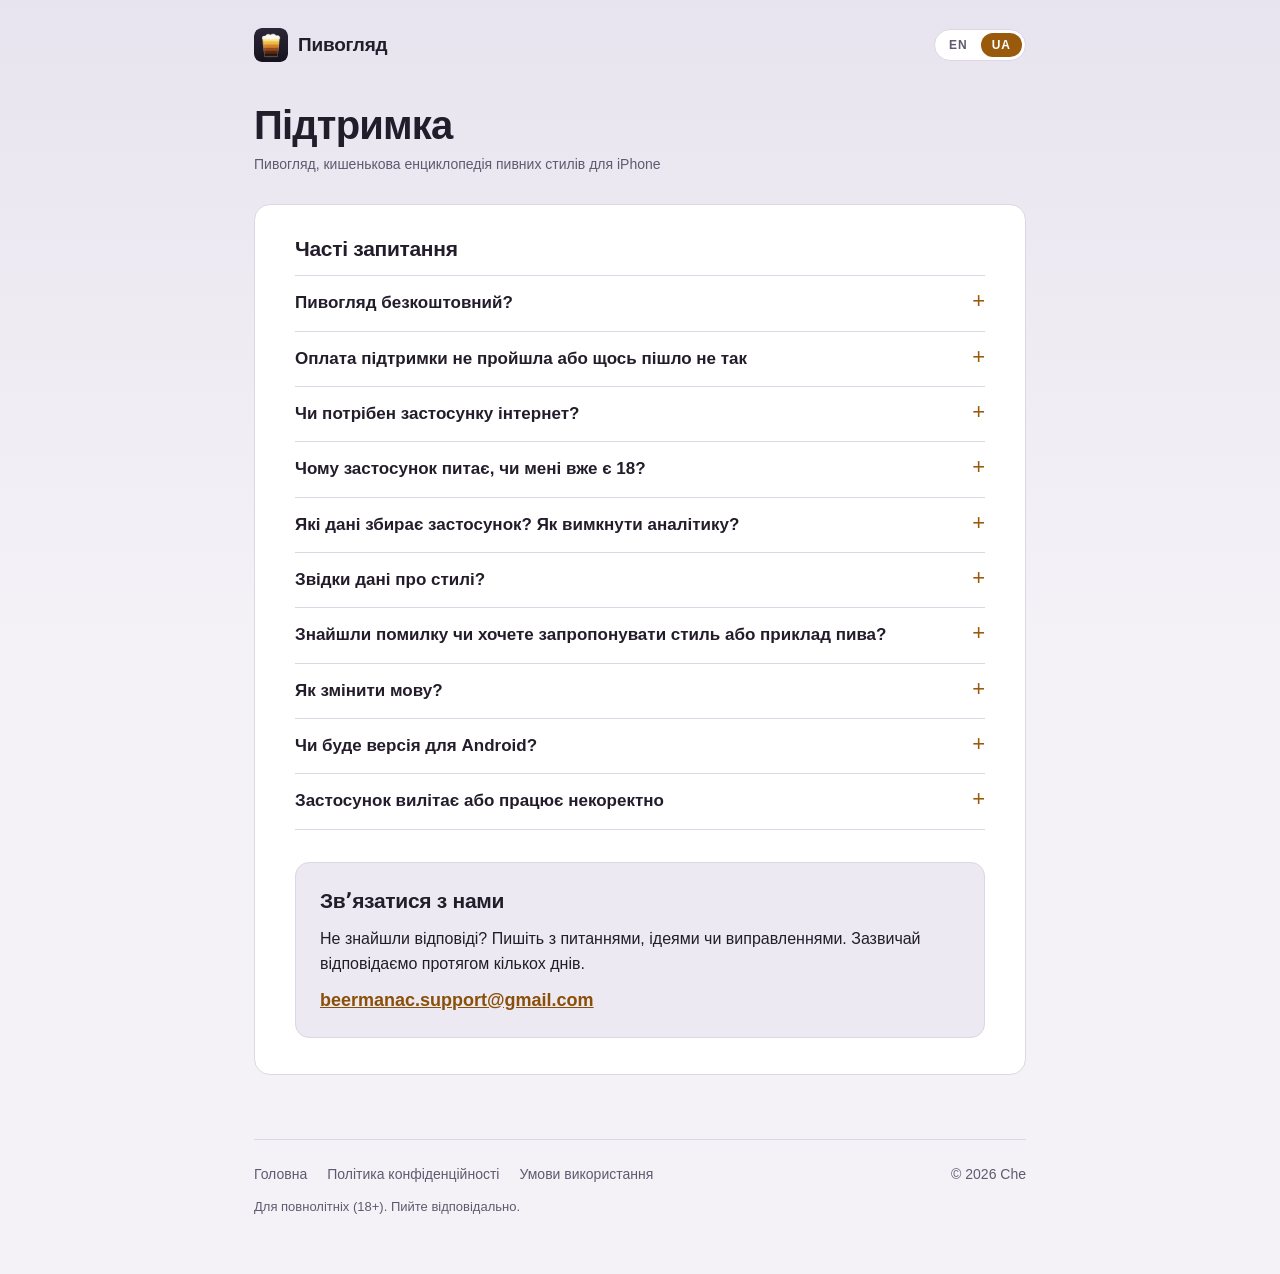
<file: support.html>
<!DOCTYPE html>
<html lang="en">
<head>
  <meta charset="UTF-8">
  <meta name="viewport" content="width=device-width, initial-scale=1.0">
  <title>Support — Beermanac</title>
  <meta name="title-en" content="Support — Beermanac">
  <meta name="title-uk" content="Підтримка — Пивогляд">
  <meta name="description" content="Beermanac (Пивогляд) help and FAQ: tips, purchases, offline use, the 18+ screen, analytics and where the style data comes from. Contact: beermanac.support@gmail.com.">
  <link rel="canonical" href="https://chevit.github.io/Beermanac_web/support.html">
  <meta name="theme-color" content="#16131D">
  <link rel="icon" href="favicon.ico" sizes="any">
  <link rel="apple-touch-icon" href="assets/apple-touch-icon.png">
  <link rel="stylesheet" href="css/styles.css">
</head>
<body>
  <div class="page page--narrow">

    <header class="site-header">
      <a class="brand" href="./" data-home><img src="assets/icon-192.png" alt="" width="34" height="34"><span data-lang="en">Beermanac</span><span data-lang="uk" hidden>Пивогляд</span></a>
      <div class="locale-toggle" role="group" aria-label="Language / Мова">
        <button class="locale-btn active" data-locale="en" type="button">EN</button>
        <button class="locale-btn" data-locale="uk" type="button">UA</button>
      </div>
    </header>

    <main>
      <!-- ENGLISH -->
      <div data-lang="en">
        <h1 class="subpage-title">Support</h1>
        <p class="subpage-meta">Beermanac, a pocket encyclopedia of beer styles for iPhone</p>

        <div class="content-card">
          <h2>Frequently asked questions</h2>

          <details class="faq">
            <summary>Is Beermanac free?</summary>
            <div><p>Yes. Every feature is free. The tip jar (a glass, a pint or a barrel) is an optional way to support development and unlocks nothing extra.</p></div>
          </details>

          <details class="faq">
            <summary>I sent a tip but something went wrong</summary>
            <div>
              <p>Tips are handled entirely by Apple through the App Store, so we never see your payment details. If a tip didn't go through or you were charged unexpectedly:</p>
              <ul>
                <li>Check your purchase history: <em>Settings → [your name] → Media &amp; Purchases → View Account → Purchase History</em>.</li>
                <li>Make sure you are signed in with the same Apple Account you used for the purchase.</li>
                <li>To request a refund, use Apple's <a href="https://reportaproblem.apple.com" target="_blank" rel="noopener">reportaproblem.apple.com</a>. Refunds are decided by Apple.</li>
              </ul>
              <p>Since tips are consumable and unlock no features, there is nothing to "restore" after reinstalling the app.</p>
            </div>
          </details>

          <details class="faq">
            <summary>Does the app need an internet connection?</summary>
            <div><p>No. All styles and descriptions are stored on your device, so Beermanac works fully offline. Only sending a tip needs a connection to the App Store.</p></div>
          </details>

          <details class="faq">
            <summary>Why does the app ask if I'm 18 on first launch?</summary>
            <div><p>Beermanac is about beer, so it is rated 18+ and intended for adults of legal drinking age. Your answer is saved only on your device and the question is not shown again. Deleting and reinstalling the app resets it.</p></div>
          </details>

          <details class="faq">
            <summary>What data does the app collect? How do I turn off analytics?</summary>
            <div>
              <p>There are no accounts and no advertising or tracking. On first launch the app asks whether you agree to share usage statistics through Firebase Analytics (which style cards are opened and how search is used, never the text you type). Nothing is sent unless you say yes.</p>
              <p>You can change your choice any time with the <em>Analytics</em> switch on the app's <strong>About</strong> screen. Details are in the <a href="privacy-policy.html?locale=en" data-sub="privacy-policy.html">Privacy Policy</a>.</p>
            </div>
          </details>

          <details class="faq">
            <summary>Where does the style data come from?</summary>
            <div>
              <p>Style statistics (ABV, IBU, SRM, gravity) are based on the publicly available BJCP 2021 Beer Style Guidelines. All descriptions are written independently for Beermanac. Beermanac is not affiliated with or endorsed by the BJCP.</p>
              <p>A few styles that are not in the BJCP guidelines are marked “not BJCP” in the app; their descriptions and numbers are our own.</p>
            </div>
          </details>

          <details class="faq">
            <summary>Found a mistake, or want to suggest a style or a beer example?</summary>
            <div><p>Please write to us! Corrections and suggestions, especially Ukrainian breweries and beers that are good examples of a style, are very welcome. Mention the style name and, if you can, a link to the beer.</p></div>
          </details>

          <details class="faq">
            <summary>How do I change the language?</summary>
            <div><p>The app follows your iPhone's language (Ukrainian or English, with English as the fallback). To use a different language only for Beermanac, open <em>Settings → Apps → Beermanac → Language</em>.</p></div>
          </details>

          <details class="faq">
            <summary>Is there an Android version?</summary>
            <div><p>Not yet. Beermanac starts on iPhone; Android is planned for later.</p></div>
          </details>

          <details class="faq">
            <summary>The app crashes or doesn't work correctly</summary>
            <div>
              <p>Try these steps first:</p>
              <ul>
                <li>Update the app to the latest version from the App Store.</li>
                <li>Restart your iPhone.</li>
                <li>Delete and reinstall the app (you'll see the 18+ question again).</li>
              </ul>
              <p>If the problem continues, email us with a short description, your iPhone model and iOS version.</p>
            </div>
          </details>

          <div class="contact-box">
            <h2>Contact us</h2>
            <p>Can't find an answer above? Questions, ideas and corrections are all welcome. We usually reply within a few days.</p>
            <a class="email" href="mailto:beermanac.support@gmail.com?subject=Beermanac%20support">beermanac.support@gmail.com</a>
          </div>
        </div>
      </div>

      <!-- UKRAINIAN -->
      <div data-lang="uk" hidden>
        <h1 class="subpage-title">Підтримка</h1>
        <p class="subpage-meta">Пивогляд, кишенькова енциклопедія пивних стилів для iPhone</p>

        <div class="content-card">
          <h2>Часті запитання</h2>

          <details class="faq">
            <summary>Пивогляд безкоштовний?</summary>
            <div><p>Так. Усі функції безкоштовні. Підтримка автора (келих, пінта чи бочка) — це добровільний спосіб допомогти розробці, вона нічого додатково не відкриває.</p></div>
          </details>

          <details class="faq">
            <summary>Оплата підтримки не пройшла або щось пішло не так</summary>
            <div>
              <p>Оплату повністю обробляє Apple через App Store, тож ми ніколи не бачимо ваших платіжних даних. Якщо платіж не пройшов або з вас списали кошти неочікувано:</p>
              <ul>
                <li>Перевірте історію покупок: <em>Параметри → [ваше імʼя] → Медіа та покупки → Переглянути обліковий запис → Історія покупок</em>.</li>
                <li>Переконайтеся, що увійшли в той самий обліковий запис Apple, з якого робили покупку.</li>
                <li>Щоб попросити повернення коштів, скористайтеся <a href="https://reportaproblem.apple.com" target="_blank" rel="noopener">reportaproblem.apple.com</a>. Рішення ухвалює Apple.</li>
              </ul>
              <p>Підтримка — це разова покупка, яка нічого не відкриває, тому після перевстановлення застосунку нічого відновлювати не потрібно.</p>
            </div>
          </details>

          <details class="faq">
            <summary>Чи потрібен застосунку інтернет?</summary>
            <div><p>Ні. Усі стилі й описи зберігаються на пристрої, тож Пивогляд працює повністю офлайн. Інтернет потрібен лише для оплати підтримки через App Store.</p></div>
          </details>

          <details class="faq">
            <summary>Чому застосунок питає, чи мені вже є 18?</summary>
            <div><p>Пивогляд розповідає про пиво, тому має рейтинг 18+ і призначений для повнолітніх. Ваша відповідь зберігається лише на пристрої, і питання більше не зʼявляється. Якщо видалити й знову встановити застосунок, воно зʼявиться знову.</p></div>
          </details>

          <details class="faq">
            <summary>Які дані збирає застосунок? Як вимкнути аналітику?</summary>
            <div>
              <p>Акаунтів, реклами й відстеження немає. Під час першого запуску застосунок питає, чи згодні ви надсилати статистику використання через Firebase Analytics (які картки стилів відкривають і як користуються пошуком, але ніколи не текст, який ви вводите). Без вашого «так» нічого не надсилається.</p>
              <p>Змінити вибір можна будь-коли перемикачем <em>Аналітика</em> на екрані <strong>Про застосунок</strong>. Докладніше в <a href="privacy-policy.html?locale=uk" data-sub="privacy-policy.html">Політиці конфіденційності</a>.</p>
            </div>
          </details>

          <details class="faq">
            <summary>Звідки дані про стилі?</summary>
            <div>
              <p>Цифрові показники стилів (ABV, IBU, SRM, густина) засновані на відкритих настановах BJCP Beer Style Guidelines 2021. Усі описи написано самостійно для Пивогляду. Застосунок не повʼязаний з BJCP і не схвалений ним.</p>
              <p>Кілька стилів, яких немає в настановах BJCP, позначено в застосунку «не BJCP»; їхні описи й показники наші власні.</p>
            </div>
          </details>

          <details class="faq">
            <summary>Знайшли помилку чи хочете запропонувати стиль або приклад пива?</summary>
            <div><p>Пишіть нам! Ми дуже раді виправленням і пропозиціям, особливо українським броварням і сортам, які добре представляють стиль. Вкажіть назву стилю і, якщо можете, посилання на пиво.</p></div>
          </details>

          <details class="faq">
            <summary>Як змінити мову?</summary>
            <div><p>Застосунок використовує мову вашого iPhone (українську або англійську; запасна — англійська). Щоб змінити мову лише для Пивогляду, відкрийте <em>Параметри → Програми → Пивогляд → Мова</em>.</p></div>
          </details>

          <details class="faq">
            <summary>Чи буде версія для Android?</summary>
            <div><p>Поки ні. Пивогляд стартує на iPhone, Android планується пізніше.</p></div>
          </details>

          <details class="faq">
            <summary>Застосунок вилітає або працює некоректно</summary>
            <div>
              <p>Спершу спробуйте:</p>
              <ul>
                <li>Оновити застосунок до останньої версії в App Store.</li>
                <li>Перезавантажити iPhone.</li>
                <li>Видалити й знову встановити застосунок (питання про 18+ зʼявиться знову).</li>
              </ul>
              <p>Якщо проблема не зникла, напишіть нам коротко, що сталося, а також модель iPhone і версію iOS.</p>
            </div>
          </details>

          <div class="contact-box">
            <h2>Звʼязатися з нами</h2>
            <p>Не знайшли відповіді? Пишіть з питаннями, ідеями чи виправленнями. Зазвичай відповідаємо протягом кількох днів.</p>
            <a class="email" href="mailto:beermanac.support@gmail.com?subject=%D0%9F%D0%B8%D0%B2%D0%BE%D0%B3%D0%BB%D1%8F%D0%B4">beermanac.support@gmail.com</a>
          </div>
        </div>
      </div>
    </main>

    <footer class="site-footer">
      <nav class="footer-nav">
        <a href="./" data-home><span data-lang="en">Home</span><span data-lang="uk" hidden>Головна</span></a>
        <a href="privacy-policy.html" data-sub="privacy-policy.html"><span data-lang="en">Privacy Policy</span><span data-lang="uk" hidden>Політика конфіденційності</span></a>
        <a href="terms-of-use.html" data-sub="terms-of-use.html"><span data-lang="en">Terms of Use</span><span data-lang="uk" hidden>Умови використання</span></a>
      </nav>
      <span>© 2026 Che</span>
      <p class="responsibly"><span data-lang="en">For adults of legal drinking age (18+). Please drink responsibly.</span><span data-lang="uk" hidden>Для повнолітніх (18+). Пийте відповідально.</span></p>
    </footer>

  </div>
  <script src="js/page-locale.js" defer></script>
</body>
</html>
</file>
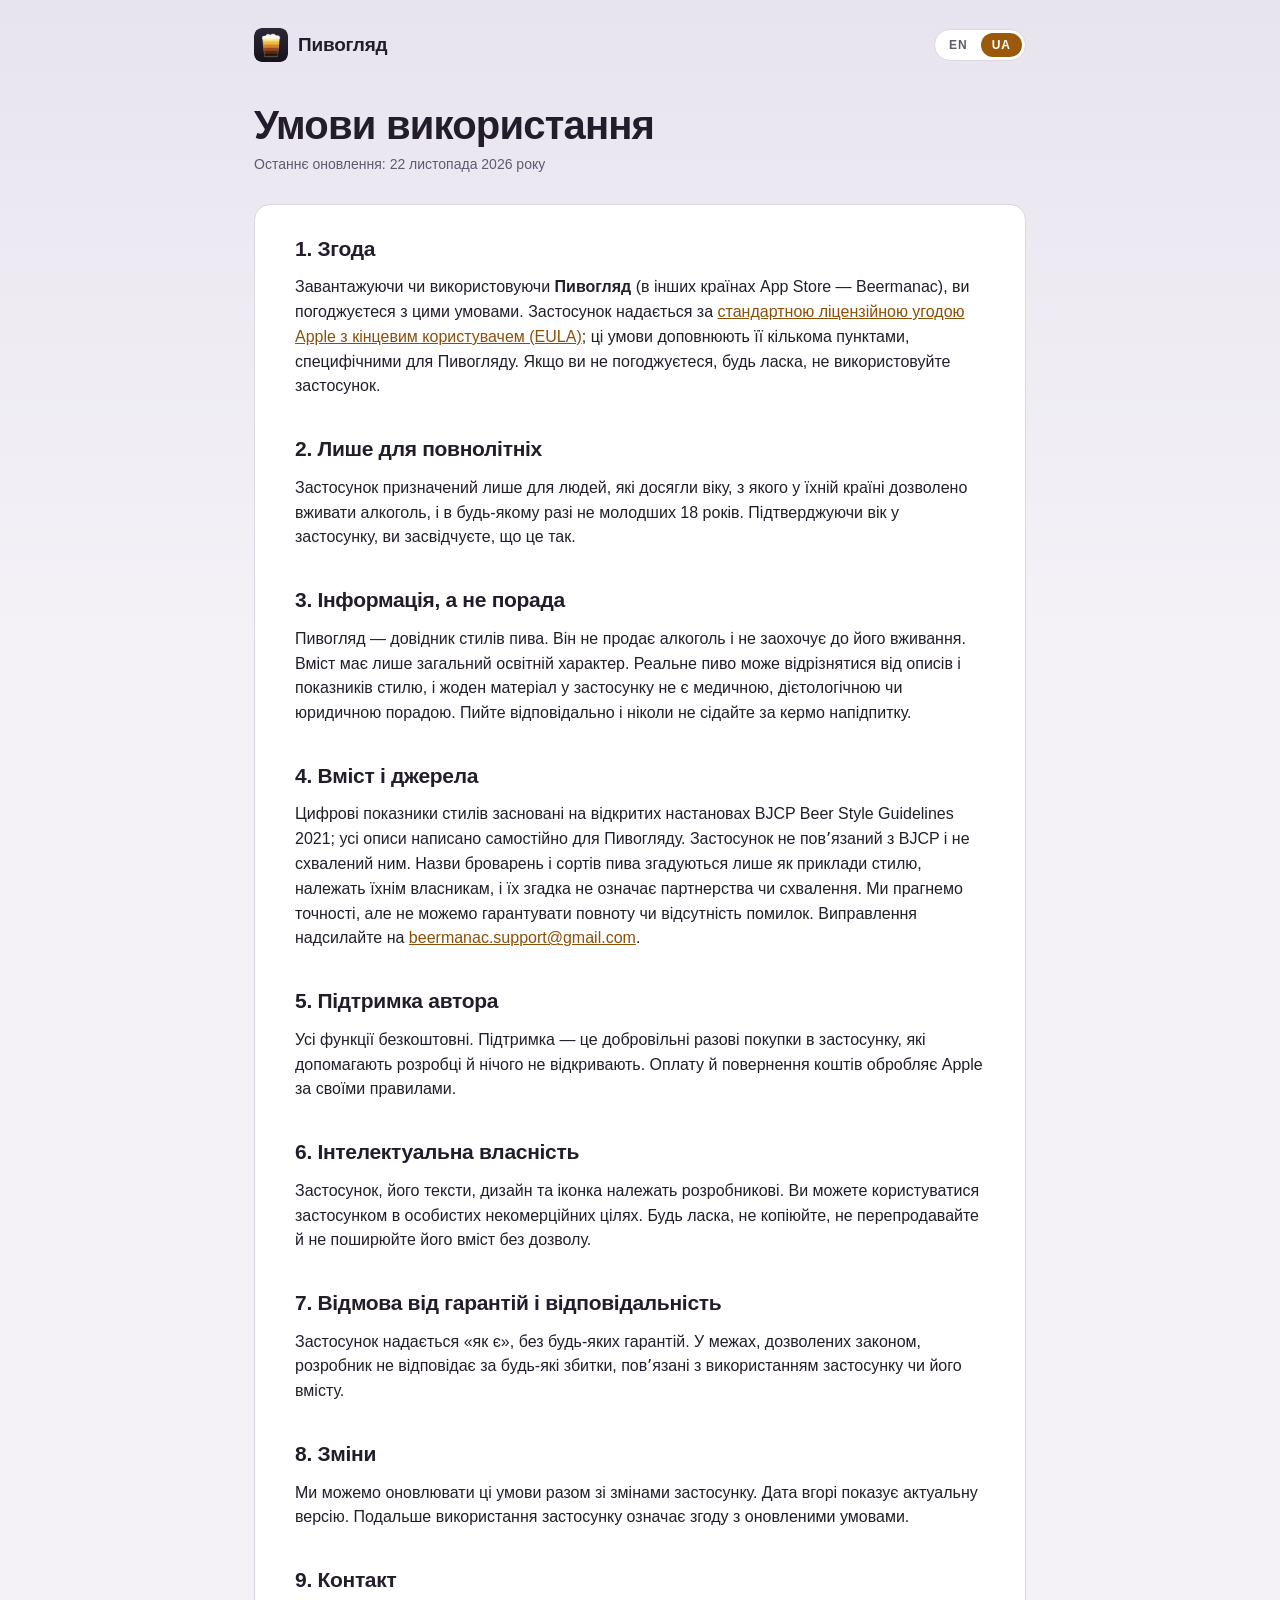
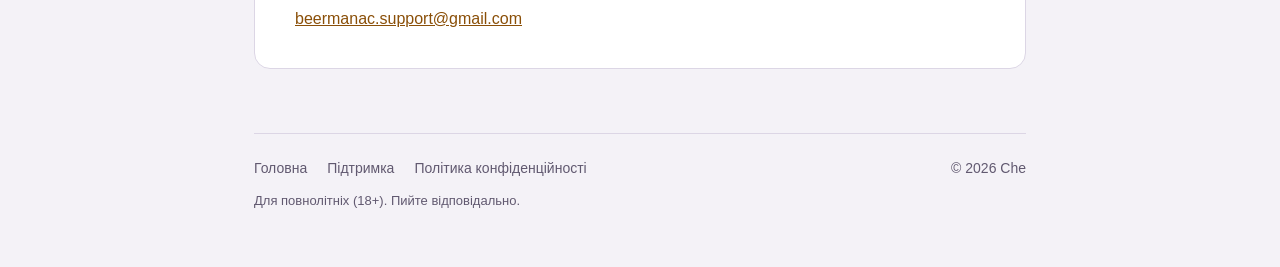
<file: terms-of-use.html>
<!DOCTYPE html>
<html lang="en">
<head>
  <meta charset="UTF-8">
  <meta name="viewport" content="width=device-width, initial-scale=1.0">
  <title>Terms of Use — Beermanac</title>
  <meta name="title-en" content="Terms of Use — Beermanac">
  <meta name="title-uk" content="Умови використання — Пивогляд">
  <meta name="description" content="Terms of use for Beermanac (Пивогляд), an offline encyclopedia of beer styles for adults.">
  <link rel="canonical" href="https://chevit.github.io/Beermanac_web/terms-of-use.html">
  <meta name="theme-color" content="#16131D">
  <link rel="icon" href="favicon.ico" sizes="any">
  <link rel="apple-touch-icon" href="assets/apple-touch-icon.png">
  <link rel="stylesheet" href="css/styles.css">
</head>
<body>
  <div class="page page--narrow">

    <header class="site-header">
      <a class="brand" href="./" data-home><img src="assets/icon-192.png" alt="" width="34" height="34"><span data-lang="en">Beermanac</span><span data-lang="uk" hidden>Пивогляд</span></a>
      <div class="locale-toggle" role="group" aria-label="Language / Мова">
        <button class="locale-btn active" data-locale="en" type="button">EN</button>
        <button class="locale-btn" data-locale="uk" type="button">UA</button>
      </div>
    </header>

    <main>
      <!-- ENGLISH -->
      <div data-lang="en">
        <h1 class="subpage-title">Terms of Use</h1>
        <p class="subpage-meta">Last updated: November 22, 2026</p>

        <div class="content-card">
          <h2>1. Agreement</h2>
          <p>By downloading or using <strong>Beermanac</strong> (Пивогляд on the Ukrainian App Store), you agree to these terms. The app is licensed to you under Apple's <a href="https://www.apple.com/legal/internet-services/itunes/dev/stdeula/" target="_blank" rel="noopener">Standard Licensed Application End User License Agreement</a>; these terms add a few points specific to Beermanac. If you do not agree, please do not use the app.</p>

          <h2>2. Adults only</h2>
          <p>The app is intended only for adults who have reached the legal drinking age in their country, and in any case at least 18 years old. By confirming your age in the app, you state that this is true.</p>

          <h2>3. Information, not advice</h2>
          <p>Beermanac is a reference guide to beer styles. It does not sell alcohol and does not encourage drinking. The content is for general information and education only. Real beers vary from style descriptions and numbers, and nothing in the app is medical, nutritional or legal advice. Please drink responsibly and never drink and drive.</p>

          <h2>4. Content and sources</h2>
          <p>Style statistics are based on the publicly available BJCP 2021 Beer Style Guidelines; all descriptions are written independently for Beermanac. Beermanac is not affiliated with or endorsed by the BJCP. Brewery and beer names are mentioned only as examples of a style; they belong to their owners, and their mention does not imply any partnership or endorsement. We try to keep the content accurate but cannot guarantee it is complete or error free. Corrections are welcome at <a href="mailto:beermanac.support@gmail.com">beermanac.support@gmail.com</a>.</p>

          <h2>5. Tips</h2>
          <p>All features are free. Tips are voluntary one-time in-app purchases that support development and unlock no features or content. Payments and refunds are handled by Apple under its terms.</p>

          <h2>6. Intellectual property</h2>
          <p>The app, its texts, design and icon are owned by the developer. You may use the app for personal, non-commercial purposes. Please do not copy, resell or redistribute its content without permission.</p>

          <h2>7. Disclaimer and liability</h2>
          <p>The app is provided "as is", without warranties of any kind. To the extent permitted by law, the developer is not liable for any damages arising from the use of the app or reliance on its content.</p>

          <h2>8. Changes</h2>
          <p>We may update these terms when the app changes. The date at the top shows the latest version. Continued use of the app means you accept the updated terms.</p>

          <h2>9. Contact</h2>
          <p><a href="mailto:beermanac.support@gmail.com">beermanac.support@gmail.com</a></p>
        </div>
      </div>

      <!-- UKRAINIAN -->
      <div data-lang="uk" hidden>
        <h1 class="subpage-title">Умови використання</h1>
        <p class="subpage-meta">Останнє оновлення: 22 листопада 2026 року</p>

        <div class="content-card">
          <h2>1. Згода</h2>
          <p>Завантажуючи чи використовуючи <strong>Пивогляд</strong> (в інших країнах App Store — Beermanac), ви погоджуєтеся з цими умовами. Застосунок надається за <a href="https://www.apple.com/legal/internet-services/itunes/dev/stdeula/" target="_blank" rel="noopener">стандартною ліцензійною угодою Apple з кінцевим користувачем (EULA)</a>; ці умови доповнюють її кількома пунктами, специфічними для Пивогляду. Якщо ви не погоджуєтеся, будь ласка, не використовуйте застосунок.</p>

          <h2>2. Лише для повнолітніх</h2>
          <p>Застосунок призначений лише для людей, які досягли віку, з якого у їхній країні дозволено вживати алкоголь, і в будь-якому разі не молодших 18 років. Підтверджуючи вік у застосунку, ви засвідчуєте, що це так.</p>

          <h2>3. Інформація, а не порада</h2>
          <p>Пивогляд — довідник стилів пива. Він не продає алкоголь і не заохочує до його вживання. Вміст має лише загальний освітній характер. Реальне пиво може відрізнятися від описів і показників стилю, і жоден матеріал у застосунку не є медичною, дієтологічною чи юридичною порадою. Пийте відповідально і ніколи не сідайте за кермо напідпитку.</p>

          <h2>4. Вміст і джерела</h2>
          <p>Цифрові показники стилів засновані на відкритих настановах BJCP Beer Style Guidelines 2021; усі описи написано самостійно для Пивогляду. Застосунок не повʼязаний з BJCP і не схвалений ним. Назви броварень і сортів пива згадуються лише як приклади стилю, належать їхнім власникам, і їх згадка не означає партнерства чи схвалення. Ми прагнемо точності, але не можемо гарантувати повноту чи відсутність помилок. Виправлення надсилайте на <a href="mailto:beermanac.support@gmail.com">beermanac.support@gmail.com</a>.</p>

          <h2>5. Підтримка автора</h2>
          <p>Усі функції безкоштовні. Підтримка — це добровільні разові покупки в застосунку, які допомагають розробці й нічого не відкривають. Оплату й повернення коштів обробляє Apple за своїми правилами.</p>

          <h2>6. Інтелектуальна власність</h2>
          <p>Застосунок, його тексти, дизайн та іконка належать розробникові. Ви можете користуватися застосунком в особистих некомерційних цілях. Будь ласка, не копіюйте, не перепродавайте й не поширюйте його вміст без дозволу.</p>

          <h2>7. Відмова від гарантій і відповідальність</h2>
          <p>Застосунок надається «як є», без будь-яких гарантій. У межах, дозволених законом, розробник не відповідає за будь-які збитки, повʼязані з використанням застосунку чи його вмісту.</p>

          <h2>8. Зміни</h2>
          <p>Ми можемо оновлювати ці умови разом зі змінами застосунку. Дата вгорі показує актуальну версію. Подальше використання застосунку означає згоду з оновленими умовами.</p>

          <h2>9. Контакт</h2>
          <p><a href="mailto:beermanac.support@gmail.com">beermanac.support@gmail.com</a></p>
        </div>
      </div>
    </main>

    <footer class="site-footer">
      <nav class="footer-nav">
        <a href="./" data-home><span data-lang="en">Home</span><span data-lang="uk" hidden>Головна</span></a>
        <a href="support.html" data-sub="support.html"><span data-lang="en">Support</span><span data-lang="uk" hidden>Підтримка</span></a>
        <a href="privacy-policy.html" data-sub="privacy-policy.html"><span data-lang="en">Privacy Policy</span><span data-lang="uk" hidden>Політика конфіденційності</span></a>
      </nav>
      <span>© 2026 Che</span>
      <p class="responsibly"><span data-lang="en">For adults of legal drinking age (18+). Please drink responsibly.</span><span data-lang="uk" hidden>Для повнолітніх (18+). Пийте відповідально.</span></p>
    </footer>

  </div>
  <script src="js/page-locale.js" defer></script>
</body>
</html>
</file>
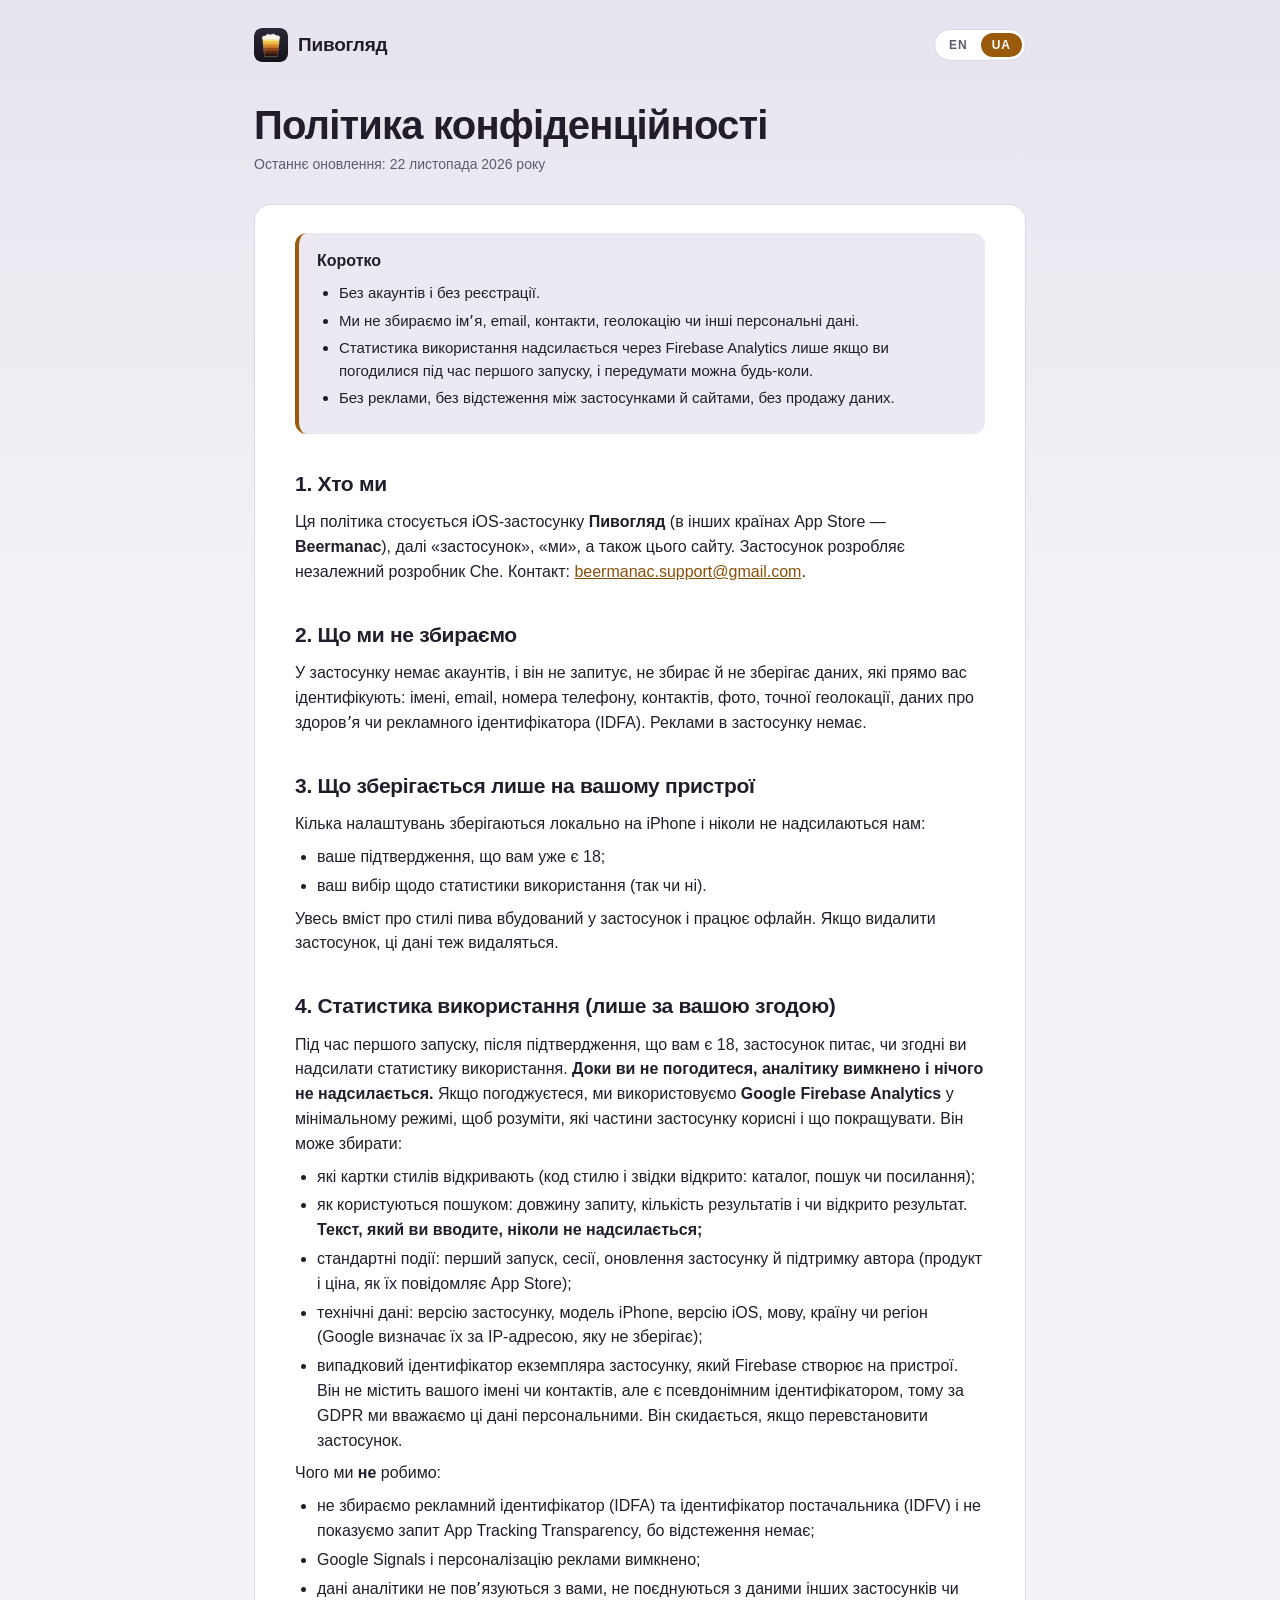
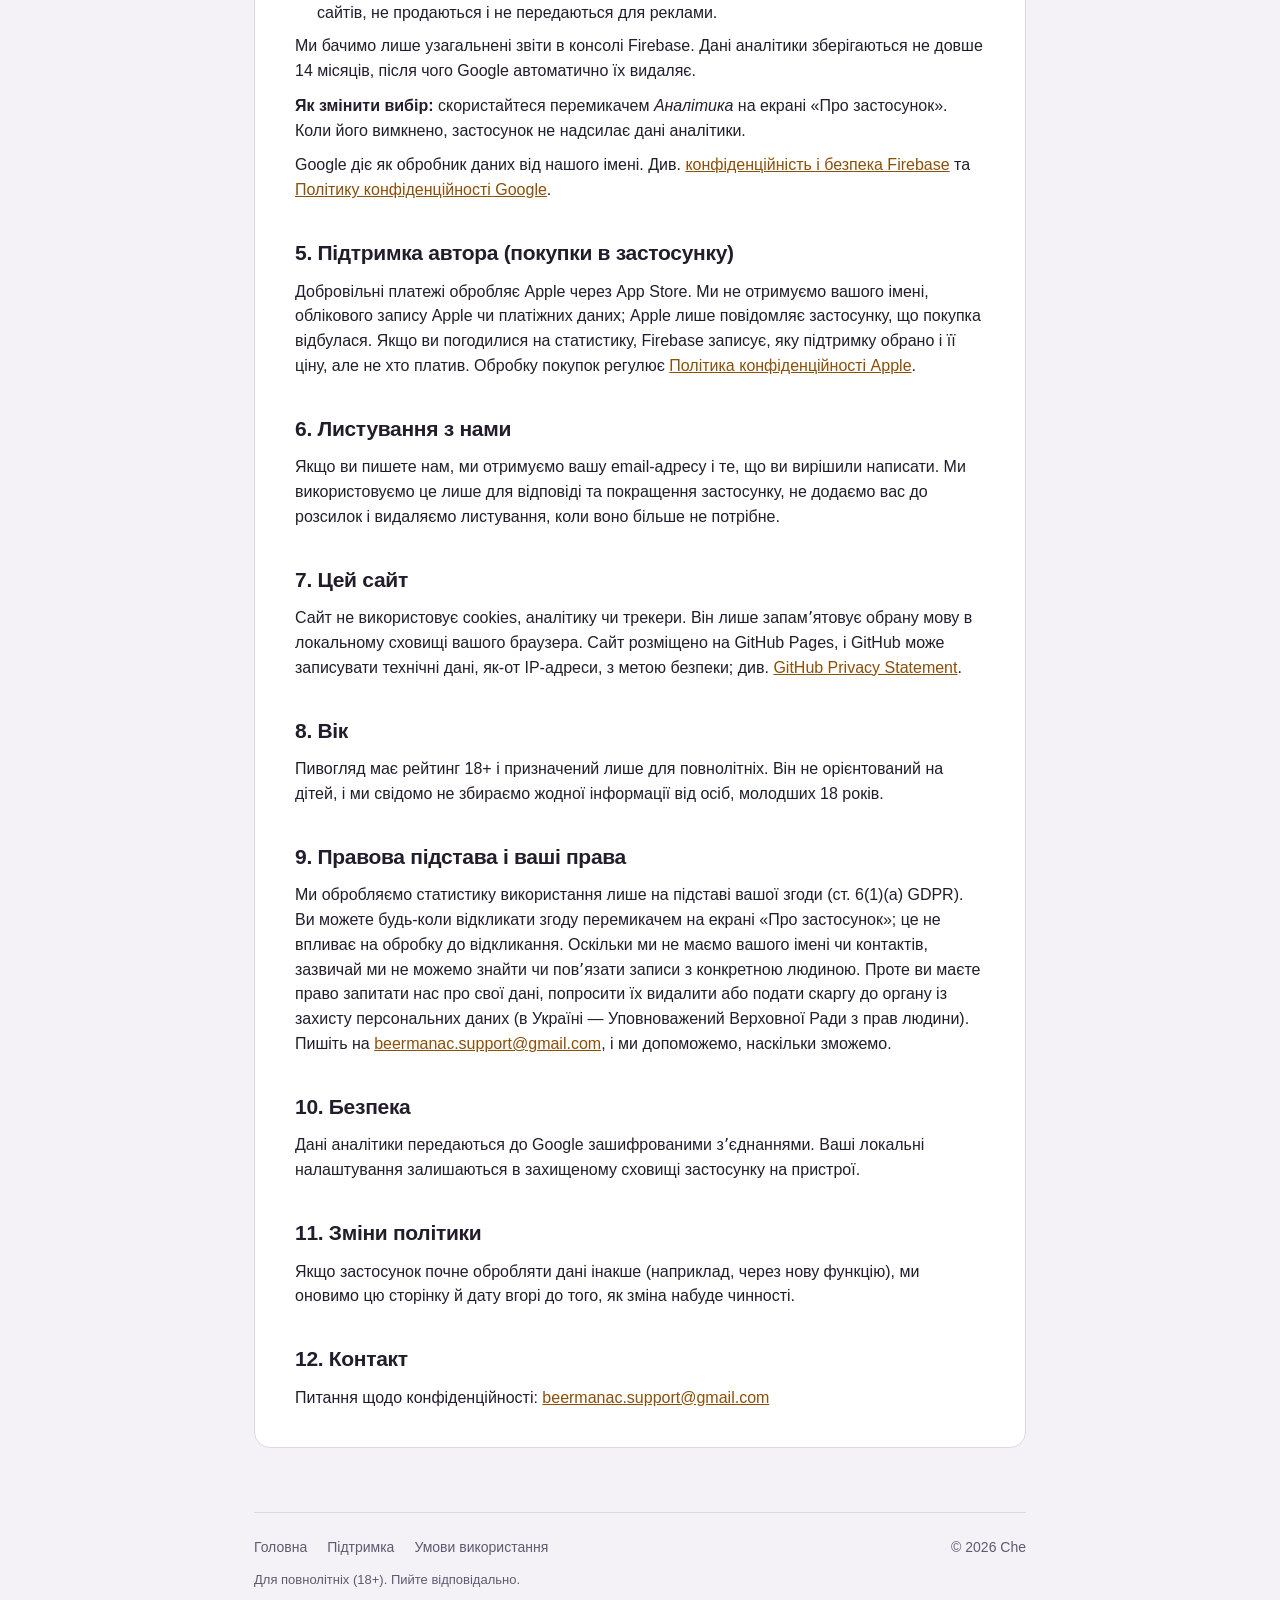
<file: uk/privacy-policy.html>
<!DOCTYPE html>
<html lang="uk">
<head>
  <meta charset="UTF-8">
  <meta name="viewport" content="width=device-width, initial-scale=1.0">
  <title>Пивогляд</title>
  <meta name="robots" content="noindex">
  <!-- The app links to /uk/privacy-policy.html; the page itself is bilingual. -->
  <meta http-equiv="refresh" content="0; url=../privacy-policy.html?locale=uk">
  <script>location.replace('../privacy-policy.html?locale=uk' + location.hash);</script>
</head>
<body><a href="../privacy-policy.html?locale=uk">Продовжити</a></body>
</html>
</file>
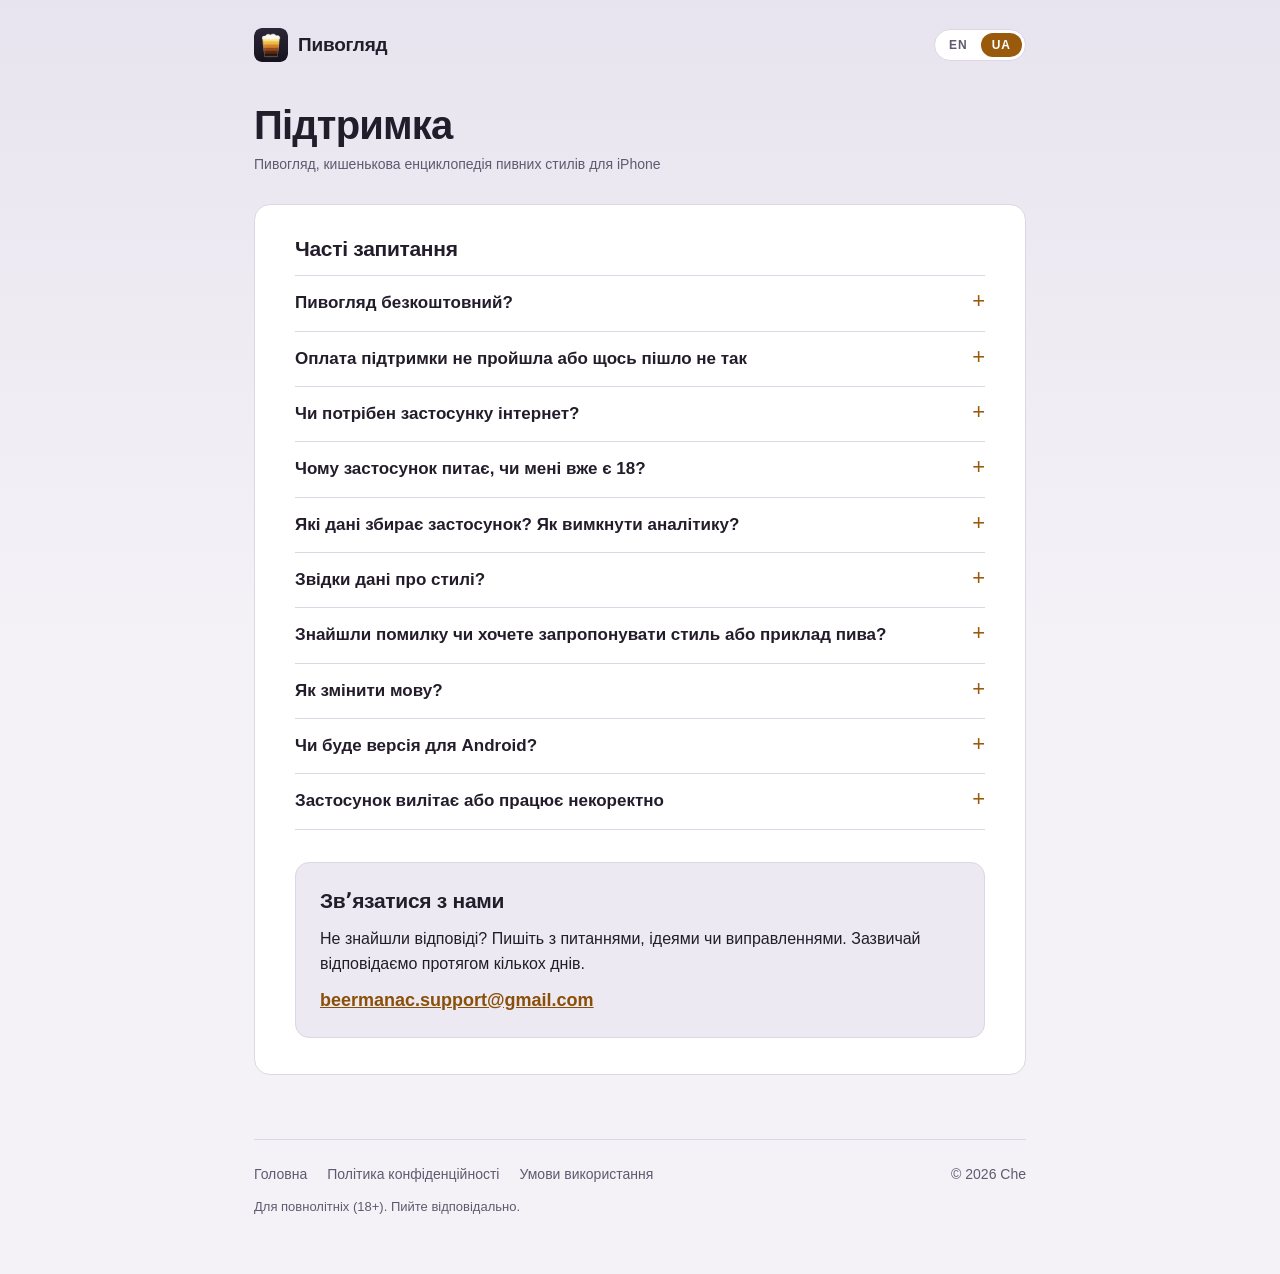
<file: uk/support.html>
<!DOCTYPE html>
<html lang="uk">
<head>
  <meta charset="UTF-8">
  <meta name="viewport" content="width=device-width, initial-scale=1.0">
  <title>Пивогляд</title>
  <meta name="robots" content="noindex">
  <!-- The app links to /uk/support.html; the page itself is bilingual. -->
  <meta http-equiv="refresh" content="0; url=../support.html?locale=uk">
  <script>location.replace('../support.html?locale=uk' + location.hash);</script>
</head>
<body><a href="../support.html?locale=uk">Продовжити</a></body>
</html>
</file>
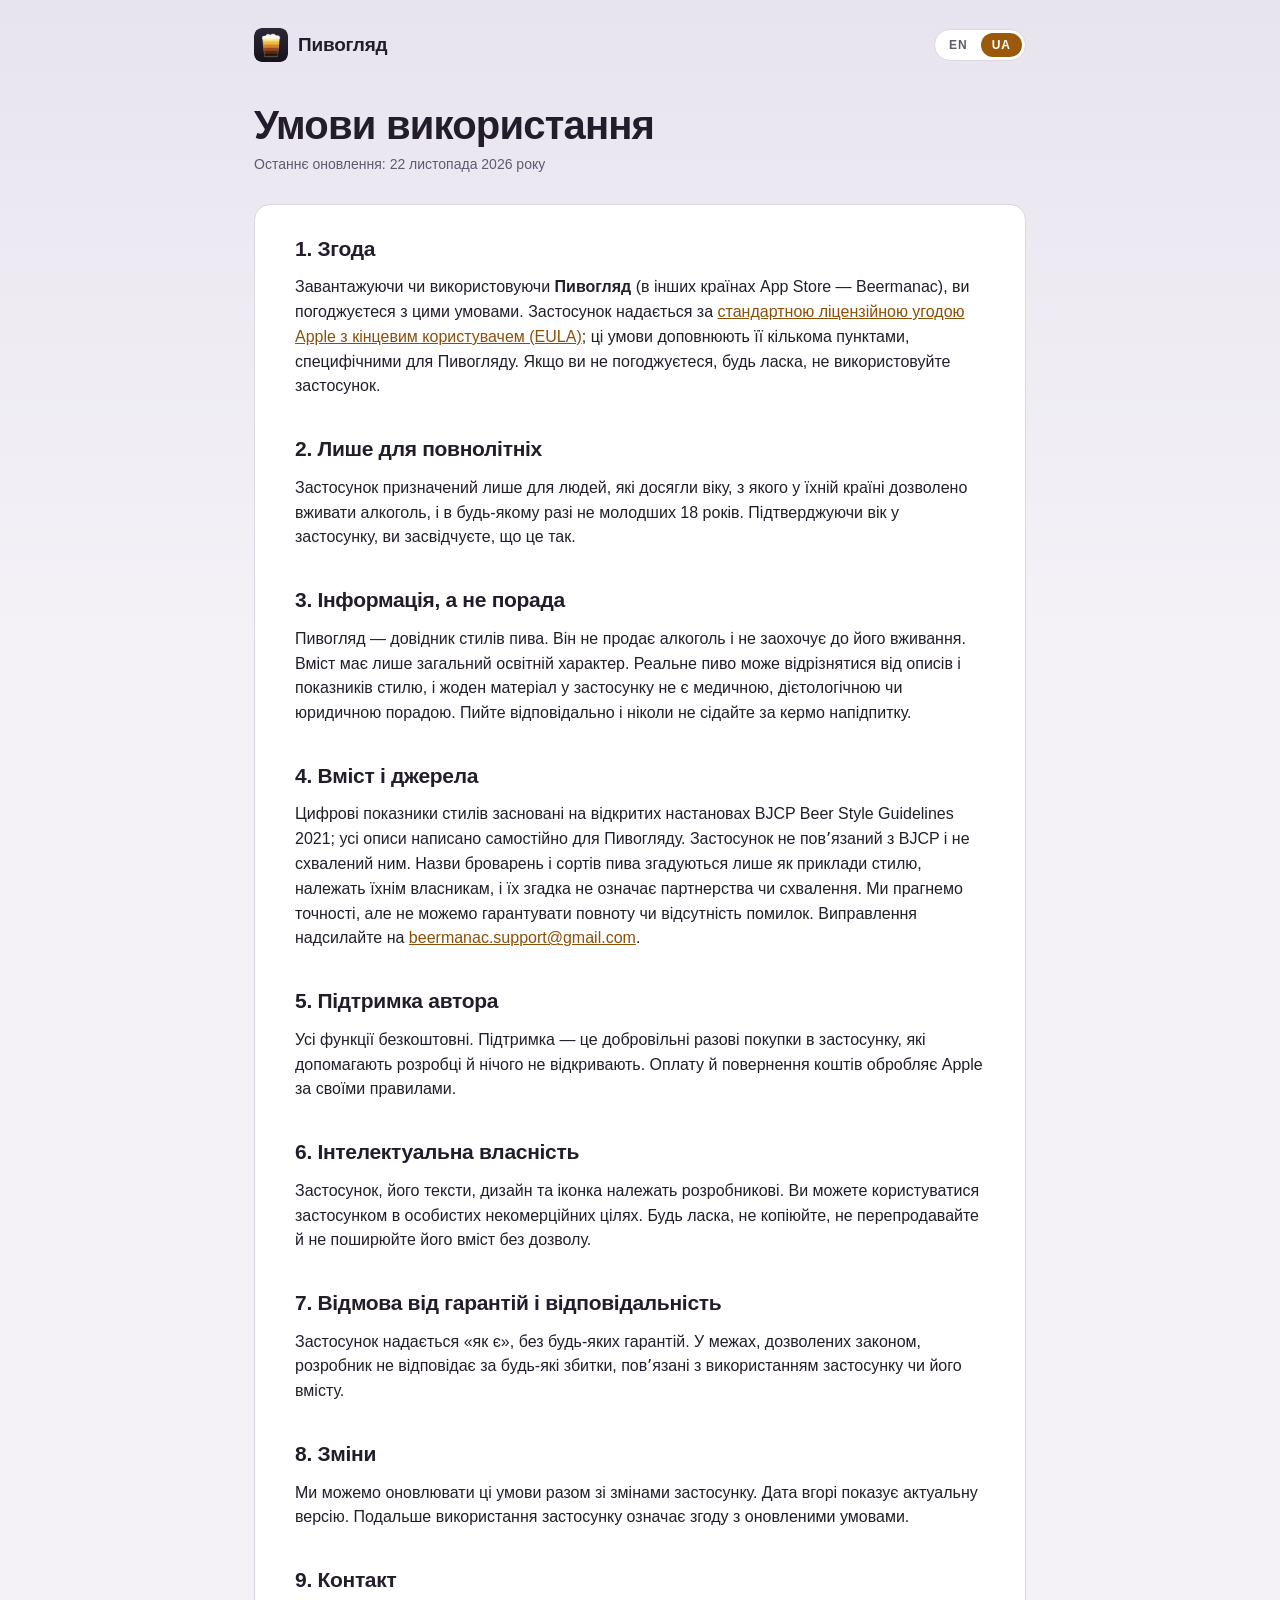
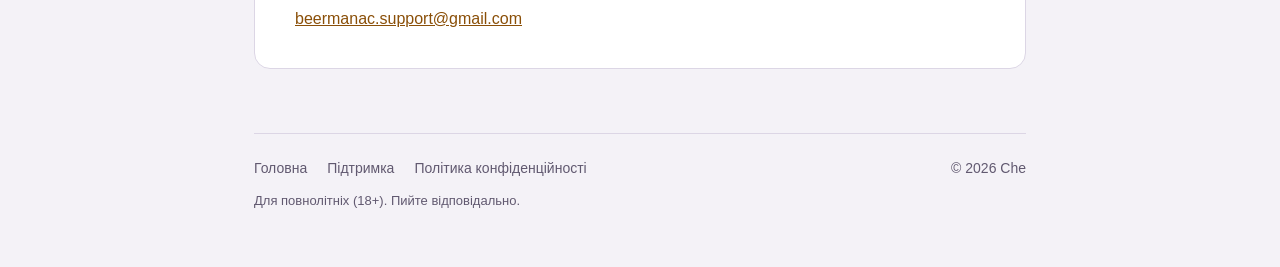
<file: uk/terms-of-use.html>
<!DOCTYPE html>
<html lang="uk">
<head>
  <meta charset="UTF-8">
  <meta name="viewport" content="width=device-width, initial-scale=1.0">
  <title>Пивогляд</title>
  <meta name="robots" content="noindex">
  <!-- The app links to /uk/terms-of-use.html; the page itself is bilingual. -->
  <meta http-equiv="refresh" content="0; url=../terms-of-use.html?locale=uk">
  <script>location.replace('../terms-of-use.html?locale=uk' + location.hash);</script>
</head>
<body><a href="../terms-of-use.html?locale=uk">Продовжити</a></body>
</html>
</file>
<file: css/styles.css>
/* Beermanac / Пивогляд — landing styles.
   Palette comes from the app icon (dark plum) and the app itself (amber accent, SRM colours). */

:root {
  --bg:        #16131D;
  --bg-top:    #2D2738;
  --surface:   #221E2C;
  --surface-2: #2B2638;
  --border:    #3A3348;
  --text:      #F4EEE4;
  --muted:     #A99FB8;
  --accent:    #EEBB42;
  --accent-2:  #D2812C;
  --link:      #F2C760;
  --foam:      #FFF8EC;
  --on-accent: #1B1622;

  --radius: 16px;
  --font: -apple-system, BlinkMacSystemFont, "SF Pro Text", "Segoe UI", Roboto, "Helvetica Neue", Arial, sans-serif;
  --font-display: -apple-system, BlinkMacSystemFont, "SF Pro Display", "Segoe UI", Roboto, "Helvetica Neue", Arial, sans-serif;
  color-scheme: dark;
}

@media (prefers-color-scheme: light) {
  /* Cool lavender from the icon background, not cream; amber matches the app's light AccentColor. */
  :root {
    --bg:        #F4F2F7;
    --bg-top:    #E8E4EF;
    --surface:   #FFFFFF;
    --surface-2: #ECE9F2;
    --border:    #DCD6E5;
    --text:      #231D2B;
    --muted:     #615970;
    --accent:    #9A5A0C;
    --accent-2:  #97491D;
    --link:      #8A4F08;
    --on-accent: #FFFFFF;
    color-scheme: light;
  }
}

*, *::before, *::after { box-sizing: border-box; margin: 0; padding: 0; }
[hidden] { display: none !important; }

html { -webkit-text-size-adjust: 100%; }

body {
  font-family: var(--font);
  font-size: 17px;
  line-height: 1.55;
  color: var(--text);
  background: var(--bg);
  background-image: linear-gradient(180deg, var(--bg-top) 0, var(--bg) 640px);
  background-repeat: no-repeat;
  min-height: 100vh;
}

a { color: var(--link); }
a:hover { color: var(--accent); }

.page {
  width: 100%;
  max-width: 1040px;
  margin: 0 auto;
  padding: 20px 24px 56px;
  transition: opacity 0.2s;
}
.page--narrow { max-width: 820px; }

/* ── Header ── */
.site-header {
  display: flex;
  align-items: center;
  justify-content: space-between;
  gap: 16px;
  padding: 8px 0 24px;
}
.brand {
  display: inline-flex;
  align-items: center;
  gap: 10px;
  color: var(--text);
  text-decoration: none;
  font-family: var(--font-display);
  font-weight: 700;
  font-size: 19px;
  letter-spacing: -0.2px;
}
.brand:hover { color: var(--text); }
.brand img { width: 34px; height: 34px; border-radius: 8px; }

.locale-toggle {
  display: inline-flex;
  align-items: center;
  gap: 2px;
  padding: 3px;
  border: 1px solid var(--border);
  border-radius: 999px;
  background: var(--surface);
}
.locale-btn {
  font: inherit;
  font-size: 12px;
  font-weight: 600;
  letter-spacing: 1px;
  color: var(--muted);
  background: none;
  border: 0;
  border-radius: 999px;
  padding: 4px 11px;
  cursor: pointer;
  text-decoration: none;
  line-height: 1.4;
}
.locale-btn:hover { color: var(--text); }
.locale-btn.active { background: var(--accent); color: var(--on-accent); }

/* ── Hero ── */
.hero {
  display: grid;
  grid-template-columns: 1.1fr 0.9fr;
  gap: 48px;
  align-items: center;
  padding: 32px 0 56px;
}
.hero h1 {
  font-family: var(--font-display);
  font-size: clamp(40px, 7vw, 64px);
  line-height: 1.05;
  letter-spacing: -1.2px;
  font-weight: 800;
}
.hero .tagline {
  font-size: clamp(19px, 2.6vw, 24px);
  font-weight: 600;
  color: var(--accent);
  margin-top: 10px;
}
.hero .lead {
  font-size: 18px;
  color: var(--muted);
  margin-top: 18px;
  max-width: 34em;
}
.cta {
  display: flex;
  flex-wrap: wrap;
  align-items: center;
  gap: 12px 16px;
  margin-top: 28px;
}
.store-soon {
  display: inline-flex;
  flex-direction: column;
  justify-content: center;
  min-height: 54px;
  padding: 8px 20px;
  border-radius: 12px;
  background: var(--text);
  color: var(--bg);
  line-height: 1.15;
  user-select: none;
}
.store-soon small { font-size: 11px; letter-spacing: 0.3px; opacity: 0.75; }
.store-soon strong { font-size: 19px; font-weight: 700; letter-spacing: -0.2px; }
.age-chip {
  display: inline-flex;
  align-items: center;
  gap: 8px;
  font-size: 14px;
  color: var(--muted);
}
.age-chip b {
  display: inline-grid;
  place-items: center;
  min-width: 38px;
  height: 26px;
  padding: 0 6px;
  border-radius: 7px;
  border: 1.5px solid var(--muted);
  color: var(--text);
  font-size: 13px;
}

/* ── Phone mockup with a style card ── */
.phone {
  justify-self: center;
  width: min(100%, 340px);
  border-radius: 46px;
  padding: 12px;
  background: #0C0A10;
  box-shadow: 0 30px 80px rgba(0, 0, 0, 0.45), inset 0 0 0 1.5px #3A3348;
}
.screen {
  border-radius: 36px;
  background: #000;
  color: #F4EEE4;
  padding: 26px 12px 18px;
  overflow: hidden;
}
.screen .island {
  width: 92px; height: 26px; border-radius: 20px; background: #0C0A10;
  margin: -14px auto 16px;
}
/* Sections of the app's inset-grouped card. */
.grp {
  background: #1C1C1E;
  border-radius: 20px;
  padding: 16px;
}
.grp + .grp { margin-top: 12px; }
.card-head { text-align: center; }
.screen h2 {
  font-family: var(--font-display);
  font-size: 21px;
  line-height: 1.2;
  margin: 0 0 3px;
  letter-spacing: -0.3px;
}
.screen .alt { font-size: 15px; line-height: 1.3; color: #98989F; }
.screen .crumb { font-size: 12px; color: #98989F; margin-top: 4px; }
.style-glass {
  display: block;
  width: 92px;
  margin: 0 auto 14px;
}
.screen .overview { font-size: 14px; line-height: 1.5; color: #E6DDD0; margin-top: 14px; }

/* Scales as in the app: small title, zone word, 8-segment track with a range frame, numbers. */
.scales { display: grid; gap: 12px; }
.scale { display: grid; gap: 3px; }
.scale-title, .scale-nums { font-size: 11px; color: #98989F; font-variant-numeric: tabular-nums; }
.scale-zone { font-size: 17px; font-weight: 600; line-height: 1.2; }
.seg {
  position: relative;
  display: grid;
  grid-template-columns: repeat(8, 1fr);
  gap: 2px;
  height: 12px;
}
.seg i { border-radius: 2px; }
.seg b {
  position: absolute;
  top: 0; bottom: 0;
  min-width: 6px;
  border: 2px solid #F4EEE4;
  border-radius: 4px;
}
.scale--abv i, .scale--ibu i { background: #EEBB42; }
.scale--abv i:nth-child(1), .scale--ibu i:nth-child(1) { opacity: .25; }
.scale--abv i:nth-child(2), .scale--ibu i:nth-child(2) { opacity: .34; }
.scale--abv i:nth-child(3), .scale--ibu i:nth-child(3) { opacity: .42; }
.scale--abv i:nth-child(4), .scale--ibu i:nth-child(4) { opacity: .51; }
.scale--abv i:nth-child(5), .scale--ibu i:nth-child(5) { opacity: .59; }
.scale--abv i:nth-child(6), .scale--ibu i:nth-child(6) { opacity: .68; }
.scale--abv i:nth-child(7), .scale--ibu i:nth-child(7) { opacity: .76; }
.scale--abv i:nth-child(8), .scale--ibu i:nth-child(8) { opacity: .85; }
.scale--srm i:nth-child(1) { background: #FFD169; }
.scale--srm i:nth-child(2) { background: #EE9600; }
.scale--srm i:nth-child(3) { background: #CD6600; }
.scale--srm i:nth-child(4) { background: #AB4200; }
.scale--srm i:nth-child(5) { background: #8B2600; }
.scale--srm i:nth-child(6) { background: #6D1100; }
.scale--srm i:nth-child(7) { background: #590905; }
.scale--srm i:nth-child(8) { background: #3D0608; }

/* Collapsed disclosure rows, as in the app's card. */
.grp.rows { padding: 0 0 0 16px; font-size: 14px; }
.rows span {
  display: flex;
  justify-content: space-between;
  align-items: center;
  padding: 11px 16px 11px 0;
}
.rows span + span { border-top: 0.5px solid #38383A; }
.rows span::after {
  content: "";
  width: 7px; height: 7px;
  border: solid #EEBB42;
  border-width: 2px 2px 0 0;
  transform: rotate(45deg);
}

/* ── Families: the app's home list, with each group's colour strip ── */
.families > h2 {
  font-family: var(--font-display);
  font-size: clamp(26px, 4vw, 34px);
  letter-spacing: -0.6px;
  line-height: 1.15;
}
.families > .section-lead { color: var(--muted); margin-top: 8px; max-width: 40em; }
.family-list {
  list-style: none;
  display: grid;
  grid-template-columns: repeat(3, minmax(0, 1fr));
  gap: 0 32px;
  margin-top: 24px;
}
.family-list li {
  display: grid;
  grid-template-columns: 1fr auto;
  align-items: baseline;
  gap: 8px 12px;
  padding: 14px 0 16px;
  border-top: 1px solid var(--border);
}
.family-name { font-weight: 600; }
.family-count { color: var(--muted); font-variant-numeric: tabular-nums; }
.strip {
  grid-column: 1 / -1;
  height: 10px;
  border-radius: 5px;
  box-shadow: inset 0 0 0 0.5px rgba(127, 127, 127, 0.35);
}

/* ── Sections ── */
.section { padding-top: 64px; }
.section > h2 {
  font-family: var(--font-display);
  font-size: clamp(26px, 4vw, 34px);
  letter-spacing: -0.6px;
  line-height: 1.15;
}
.section > .section-lead { color: var(--muted); margin-top: 8px; max-width: 40em; }

/* Plain two-column list of facts: no boxes, so the hero mockup stays the one strong visual. */
.facts {
  display: grid;
  grid-template-columns: repeat(2, minmax(0, 1fr));
  column-gap: 48px;
  margin-top: 24px;
}
.facts > div {
  padding: 16px 0;
  border-top: 1px solid var(--border);
}
.facts dt { font-weight: 650; font-size: 17px; line-height: 1.3; }
.facts dd { margin-top: 4px; font-size: 15px; color: var(--muted); max-width: 36em; }

.search-demo {
  max-width: 420px;
  margin-top: 20px;
}
.search-field {
  display: flex;
  align-items: center;
  gap: 8px;
  height: 44px;
  padding: 0 16px;
  border-radius: 22px;
  background: var(--surface-2);
  border: 1px solid var(--border);
}
.search-field svg { width: 17px; height: 17px; color: var(--muted); flex: none; }
.search-field span::after {
  content: "";
  display: inline-block;
  width: 2px; height: 1.1em;
  margin-left: 1px;
  vertical-align: -0.2em;
  background: var(--accent);
}
.results {
  list-style: none;
  margin-top: 10px;
  padding-left: 16px;
  border-radius: 16px;
  background: var(--surface);
  border: 1px solid var(--border);
}
.results li {
  display: flex;
  justify-content: space-between;
  gap: 12px;
  padding: 12px 16px 12px 0;
  font-size: 16px;
}
.results li + li { border-top: 1px solid var(--border); }
.results .code { color: var(--muted); font-variant-numeric: tabular-nums; }

.data-note {
  margin-top: 64px;
  max-width: 46em;
  font-size: 14px;
  color: var(--muted);
}
.data-note strong { color: var(--text); }

/* ── Footer ── */
.site-footer {
  margin-top: 64px;
  padding-top: 24px;
  border-top: 1px solid var(--border);
  display: flex;
  flex-wrap: wrap;
  justify-content: space-between;
  gap: 12px 24px;
  font-size: 14px;
  color: var(--muted);
}
.footer-nav { display: flex; flex-wrap: wrap; gap: 8px 20px; }
.footer-nav a { color: var(--muted); text-decoration: none; }
.footer-nav a:hover { color: var(--accent); }
.responsibly { width: 100%; font-size: 13px; }

/* ── Subpages ── */
.subpage-title {
  font-family: var(--font-display);
  font-size: clamp(30px, 5vw, 40px);
  letter-spacing: -0.8px;
  line-height: 1.15;
  margin: 16px 0 6px;
}
.subpage-meta { color: var(--muted); font-size: 14px; margin-bottom: 28px; }
.content-card {
  background: var(--surface);
  border: 1px solid var(--border);
  border-radius: var(--radius);
  padding: 28px clamp(20px, 4vw, 40px) 36px;
}
.content-card h2 {
  font-family: var(--font-display);
  font-size: 21px;
  letter-spacing: -0.3px;
  margin: 34px 0 10px;
}
.content-card h2:first-child { margin-top: 0; }
.content-card h3 { font-size: 17px; margin: 22px 0 6px; }
.content-card p, .content-card li { font-size: 16px; }
.content-card p + p { margin-top: 10px; }
.content-card ul { padding-left: 22px; margin: 8px 0; }
.content-card li + li { margin-top: 4px; }
.content-card .tldr {
  padding: 16px 18px;
  border-radius: 12px;
  background: var(--surface-2);
  border-left: 4px solid var(--accent);
}
.content-card .tldr li { font-size: 15px; }

details.faq {
  border-bottom: 1px solid var(--border);
  padding: 14px 0;
}
details.faq:first-of-type { border-top: 1px solid var(--border); }
details.faq summary {
  cursor: pointer;
  font-weight: 650;
  font-size: 17px;
  list-style: none;
  display: flex;
  justify-content: space-between;
  gap: 16px;
}
details.faq summary::-webkit-details-marker { display: none; }
details.faq summary::after { content: "+"; color: var(--accent); font-weight: 400; font-size: 22px; line-height: 1; }
details.faq[open] summary::after { content: "–"; }
details.faq > div { padding-top: 8px; color: var(--text); }

.contact-box {
  margin-top: 32px;
  padding: 22px 24px;
  border-radius: 14px;
  background: var(--surface-2);
  border: 1px solid var(--border);
}
.contact-box .email {
  display: inline-block;
  margin-top: 10px;
  font-size: 18px;
  font-weight: 650;
}

/* ── 404 ── */
.center { text-align: center; padding: 80px 0; }
.center img { width: 120px; margin-bottom: 20px; }

/* ── Responsive ── */
@media (max-width: 860px) {
  .hero { grid-template-columns: 1fr; gap: 40px; padding-top: 16px; }
  .family-list { grid-template-columns: repeat(2, minmax(0, 1fr)); }
}
@media (max-width: 560px) {
  .page { padding: 16px 16px 48px; }
  .facts { grid-template-columns: 1fr; }
  .family-list { grid-template-columns: 1fr; }
  .brand span { display: none; }
}

@media (prefers-reduced-motion: reduce) {
  .page { transition: none; }
}
</file>
